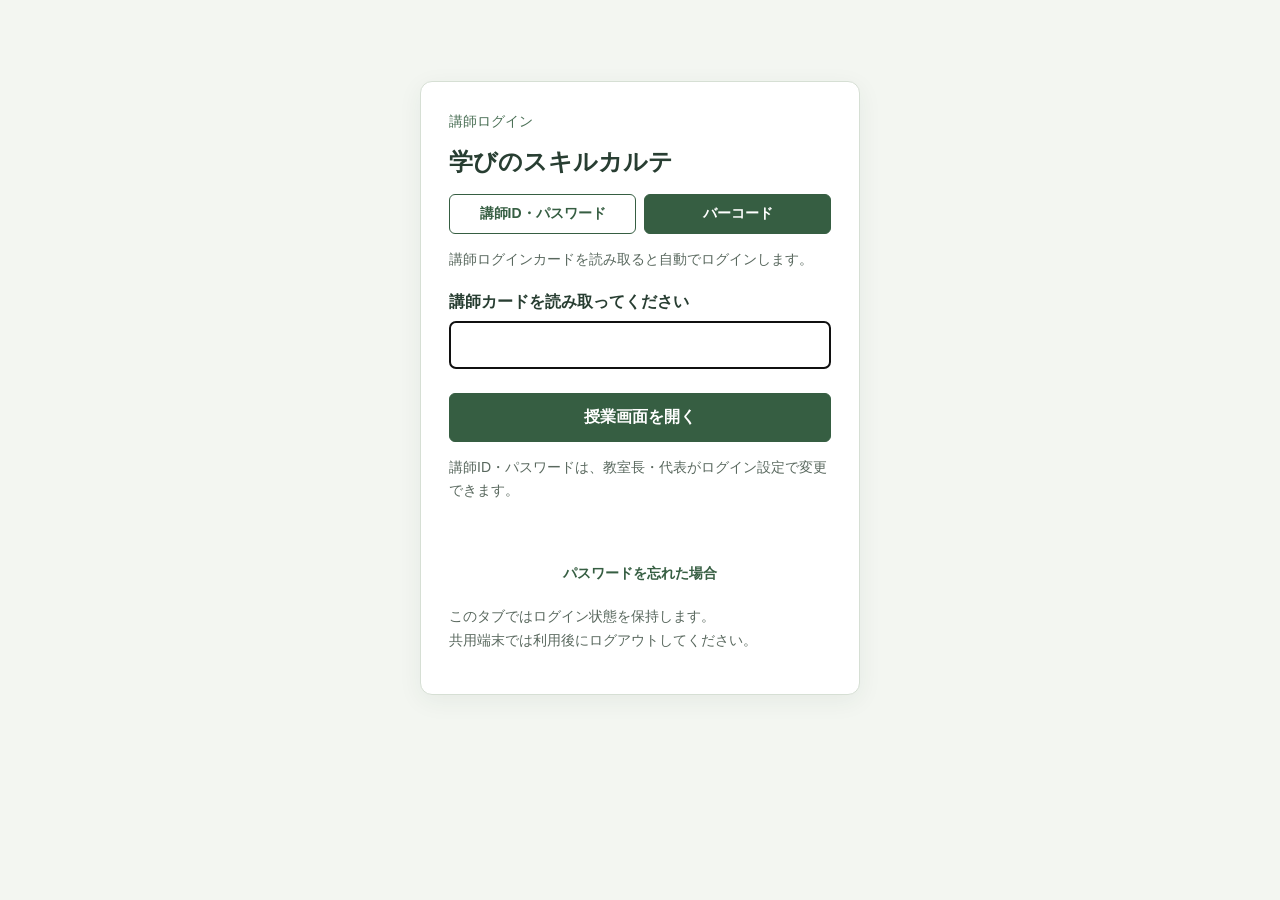
<file: index.html>
<!doctype html>
<html lang="ja"><head><meta http-equiv="Content-Security-Policy" content="default-src 'none'; script-src 'self'; script-src-attr 'unsafe-inline'; style-src 'self' 'unsafe-inline'; img-src 'self' data: blob:; font-src 'self'; connect-src 'self' https://vlkzogdpfmnyderdnslc.supabase.co; base-uri 'none'; form-action 'self'; object-src 'none'; worker-src 'none'"><meta charset="utf-8"><meta name="viewport" content="width=device-width,initial-scale=1"><meta name="robots" content="noindex,nofollow,noarchive"><meta name="referrer" content="no-referrer"><title>ログイン｜学びのスキルカルテ</title><link rel="stylesheet" href="./assets/login.css"><script defer src="./assets/public-config.js"></script><script defer src="./assets/auth-client.js"></script><script defer src="./assets/login.js"></script></head>
<body><main class="login-card"><p class="eyebrow">講師ログイン</p><h1>学びのスキルカルテ</h1>
<section id="staff-panel"><div class="login-methods" role="group" aria-label="講師のログイン方法"><button id="method-password" type="button" aria-pressed="false">講師ID・パスワード</button><button id="method-barcode" type="button" aria-pressed="true">バーコード</button></div>
<form id="staff-password-form" hidden><label>講師ID<input name="login_id" autocomplete="section-staff username" placeholder="例：teacher-1" autocapitalize="none" spellcheck="false" required maxlength="40"></label><label>講師パスワード<input name="password" type="password" autocomplete="section-staff current-password" required maxlength="128"></label><button type="submit">授業画面を開く</button></form>
<form id="staff-form"><p class="note">講師ログインカードを読み取ると自動でログインします。</p><label>講師カードを読み取ってください<input name="barcode" type="password" autocomplete="off" autocapitalize="none" spellcheck="false" maxlength="600" required></label><button type="submit">授業画面を開く</button></form><p class="note">講師ID・パスワードは、教室長・代表がログイン設定で変更できます。</p></section>
<p id="login-status" role="status" aria-live="polite"></p><button id="forgot" type="button" class="text-button">パスワードを忘れた場合</button><p class="note">このタブではログイン状態を保持します。<br>共用端末では利用後にログアウトしてください。</p></main></body></html>
</file>
<file: assets/login.css>
:root{font-family:-apple-system,BlinkMacSystemFont,"Hiragino Kaku Gothic ProN","Yu Gothic",sans-serif;color:#283e32;background:#f3f6f1;font-size:16px}*{box-sizing:border-box}body{margin:0;padding:36px 18px}.login-card{max-width:440px;margin:5vh auto;background:#fff;border:1px solid #d6dfd4;border-radius:12px;padding:28px;box-shadow:0 6px 25px #263e3210}h1{font-size:24px;margin:12px 0 8px}p{line-height:1.7}.eyebrow{font-size:14px;color:#4b7056;margin:0}label{display:block;margin:20px 0 0;font-weight:600}input{display:block;width:100%;padding:12px;margin-top:8px;border:1px solid #a9baad;border-radius:6px;font:inherit;min-height:48px}button{display:block;width:100%;padding:13px;margin:24px 0 0;background:#365e42;border:1px solid #365e42;border-radius:6px;color:#fff;font:inherit;font-weight:600;cursor:pointer}button:disabled{opacity:.55;cursor:wait}button.text-button{border:0;background:none;color:#365e42;font-size:14px;padding:8px;margin:12px 0}.note,.notice{font-size:14px;color:#59685e}.notice{background:#f9f2e2;border-radius:6px;padding:10px}#login-status{color:#9d3026;min-height:1.6em;margin-bottom:0}[hidden]{display:none!important}@media(max-width:480px){body{padding:16px}.login-card{margin:2vh auto;padding:22px}}

.login-methods{display:flex;gap:8px}.login-methods button{font-size:14px;padding:10px 6px;margin-top:8px;background:#fff;color:#365e42}.login-methods button[aria-pressed="true"]{background:#365e42;color:#fff}
</file>
<file: assets/app.css>
:root{--bg:#f5f6f4;--paper:#fff;--ink:#202e32;--sub:#647175;--line:#dfe5e1;--brand:#1a6255;--pale:#eaf3ef;--navy:#213c43;--amber:#9a6722;--cream:#fff6e5;--red:#a14343;--radius:14px;--shadow:0 4px 18px rgba(22,45,40,.035)}
*{box-sizing:border-box}body{margin:0;background:var(--bg);color:var(--ink);font-family:-apple-system,BlinkMacSystemFont,"Noto Sans CJK JP","Noto Sans JP","Yu Gothic",Meiryo,sans-serif;font-size:14px;line-height:1.65}button,input,select,textarea{font:inherit}button,a{touch-action:manipulation}button{cursor:pointer}button:disabled{cursor:not-allowed;opacity:.45}button:focus-visible,a:focus-visible,input:focus-visible,select:focus-visible,textarea:focus-visible{outline:3px solid #b3d6c8;outline-offset:2px}button{border:0;background:none;color:inherit}input,select,textarea{min-height:42px;border:1px solid #ced8d1;border-radius:8px;padding:8px 10px;background:#fff;color:var(--ink);max-width:100%}textarea{width:100%;resize:vertical;min-height:85px;line-height:1.7}input[type=checkbox],input[type=radio]{min-height:0;accent-color:var(--brand);width:18px;height:18px;flex-shrink:0;margin:0}input[type=date]{width:153px}label.field{display:flex;flex-direction:column;gap:6px;font-size:12px;font-weight:600;color:var(--sub)}label.field input,label.field textarea,label.field select{font-size:14px;font-weight:400;color:var(--ink)}h1,h2,h3,p{margin:0}h1{font-size:25px;letter-spacing:.015em;line-height:1.45}h2{font-size:17px;line-height:1.5}h3{font-size:14px}p+p{margin-top:9px}.muted{color:var(--sub)}.small{font-size:12px}.tiny{font-size:11px}.strong{font-weight:700}.mono{font-variant-numeric:tabular-nums}.nowrap{white-space:nowrap}.empty{padding:30px 18px;text-align:center;color:var(--sub);background:#fafbf9;border:1px dashed var(--line);border-radius:10px}.btn{display:inline-flex;align-items:center;justify-content:center;gap:7px;min-height:41px;padding:8px 15px;border-radius:8px;background:white;border:1px solid #d0dcd4;font-weight:600;white-space:nowrap;font-size:13px}.btn:hover{background:#eff4f0}.btn.primary{background:var(--brand);color:white;border-color:var(--brand)}.btn.primary:hover{background:#154d44}.btn.small{min-height:33px;font-size:12px;padding:5px 10px}.btn.text{padding:4px 6px;min-height:30px;border:0;background:none;color:var(--brand)}.btn.danger{color:var(--red)}.icon{width:19px;height:19px;display:inline-flex;flex-shrink:0}.icon svg{width:100%;height:100%;fill:none;stroke:currentColor;stroke-width:1.7;stroke-linecap:round;stroke-linejoin:round}.row{display:flex;align-items:center;gap:10px;flex-wrap:wrap}.between{justify-content:space-between}.badge{display:inline-flex;align-items:center;padding:3px 8px;border-radius:5px;font-size:11px;font-weight:600;line-height:1.6;background:#edf1ee;color:#52645c;white-space:nowrap}.badge.green{color:var(--brand);background:var(--pale)}.badge.amber{color:var(--amber);background:var(--cream)}.badge.blue{color:#376378;background:#eaf1f5}.badge.red{background:#f9ece9;color:var(--red)}.pill{display:inline-flex;align-items:center;gap:4px;background:#edf5ef;color:#42604d;border:1px solid #dfebe1;border-radius:20px;padding:3px 9px;font-size:11px}.tagrow{display:flex;gap:6px;flex-wrap:wrap}.section-title{display:flex;align-items:center;justify-content:space-between;gap:12px;margin-bottom:15px}.section-title .eyebrow{font-size:11px;font-weight:700;color:var(--brand);letter-spacing:.08em;margin-bottom:4px}.card{background:var(--paper);border:1px solid var(--line);border-radius:var(--radius);padding:22px;box-shadow:var(--shadow)}.notice{padding:11px 14px;border-radius:8px;font-size:12px;background:var(--cream);color:#735624;border:1px solid #f0dfbc}.info{background:var(--pale);color:#34594b;border-color:#dbe9df}.stack{display:flex;flex-direction:column;gap:18px}.mt{margin-top:18px}.mb{margin-bottom:18px}.divider{border:0;border-top:1px solid var(--line);margin:18px 0}.checkline{display:flex;gap:9px;align-items:flex-start;font-size:13px}.checkline input{margin-top:3px}.preline{white-space:pre-line;overflow-wrap:anywhere}.two{display:grid;grid-template-columns:1fr 1fr;gap:18px}.three{display:grid;grid-template-columns:1fr 1fr 1fr;gap:14px}.full{grid-column:1/-1}.form-grid{display:grid;grid-template-columns:1fr 1fr;gap:15px}.form-grid.three{grid-template-columns:1fr 1fr 1fr}
#app{display:flex;min-height:100vh}.sidebar{position:fixed;width:224px;inset:0 auto 0 0;background:#fff;border-right:1px solid var(--line);display:flex;flex-direction:column;padding:25px 16px;z-index:10}.brand{display:flex;align-items:center;gap:10px;padding:0 10px 23px}.brandmark{flex-shrink:0;width:38px;height:41px;background:var(--brand);color:#fff;display:grid;place-items:center;border-radius:10px}.brandname{font-size:16px;font-weight:750;letter-spacing:.02em}.brandnote{font-size:10px;letter-spacing:.14em;color:var(--sub)}.navlabel{font-size:10px;letter-spacing:.12em;color:#8b9690;padding:0 13px;margin:17px 0 8px}.navbtn{width:100%;display:flex;gap:11px;align-items:center;padding:11px 13px;border-radius:8px;font-size:13px;font-weight:550;text-align:left;margin:2px 0;min-height:44px;color:#5c6866}.navbtn:hover{background:#f2f5f1}.navbtn.active{background:var(--pale);color:var(--brand);font-weight:700}.navbtn .count{margin-left:auto;background:#e4eae4;border-radius:5px;padding:0 6px;font-size:10px}.sidebar-foot{margin-top:auto;padding:18px 12px 0}.sidebar-foot .demo-block{background:#f5f7f3;padding:12px;border-radius:9px;font-size:11px;color:var(--sub)}.main{margin-left:224px;width:calc(100% - 224px)}.topbar{height:66px;padding:0 30px;border-bottom:1px solid var(--line);background:rgba(255,255,255,.93);display:flex;align-items:center;justify-content:space-between;gap:10px;position:sticky;top:0;z-index:9}.topbar .actor{display:flex;align-items:center;gap:10px}.topbar select{font-size:12px;min-height:33px;padding:4px 28px 4px 9px;background:#f6f8f4}.content{max-width:1510px;margin:auto;padding:26px 30px 35px}.pagehead{display:flex;align-items:flex-start;justify-content:space-between;gap:18px;margin-bottom:21px}.pagehead p{font-size:12px;color:var(--sub);margin-top:6px}.eyebrow{font-size:10px;color:var(--brand);font-weight:700;letter-spacing:.12em}.demo-ribbon{font-size:11px;color:#7a6a49;background:#faf6eb;border-bottom:1px solid #eee4ce;padding:6px 30px;display:flex;gap:10px;align-items:center}.demo-dot{width:6px;height:6px;border-radius:50%;background:#bf9750;display:inline-block}.studentbar{display:flex;justify-content:space-between;align-items:center;gap:18px;padding:18px 21px;margin-bottom:19px}.studentid{display:flex;align-items:center;gap:13px}.avatar{width:48px;height:48px;border-radius:13px;background:#edf3ec;color:#476e52;display:grid;place-items:center;font-size:20px;font-weight:600}.studenttitle{font-size:20px;font-weight:700}.studentmeta{font-size:11px;color:var(--sub);margin-top:2px}.studentselect{min-width:180px;font-size:13px}.segmented{display:flex;gap:4px;background:#eef2ed;border-radius:8px;padding:4px;flex-wrap:wrap}.segmented button{padding:5px 12px;border-radius:6px;font-size:12px;min-height:32px}.segmented button.on{background:#fff;box-shadow:0 1px 4px #ccd8cf;font-weight:700;color:var(--brand)}.metrics{display:grid;grid-template-columns:repeat(4,1fr);gap:13px;margin:18px 0}.metric{border:1px solid var(--line);border-radius:11px;background:#fff;padding:15px 17px}.metric .num{font-size:25px;font-weight:700;margin:4px 0 0;line-height:1.2}.metric .num span{font-size:12px;font-weight:400;color:var(--sub);margin-left:4px}.metric small{font-size:11px;color:var(--sub)}.profilegrid{display:grid;grid-template-columns:minmax(350px,.95fr) minmax(360px,1.05fr);gap:18px;align-items:start}.radarcard{padding-bottom:16px}.radar{width:100%;height:auto;max-height:345px;display:block}.radar text{font-family:inherit}.legend{display:flex;gap:17px;justify-content:center;font-size:11px;color:var(--sub)}.swatch{width:18px;border-top:2px solid var(--brand);display:inline-block;vertical-align:middle;margin-right:5px}.swatch.prev{border-color:#a9b6ae;border-top-style:dashed}.axis-buttons{display:grid;grid-template-columns:1fr 1fr;gap:7px;margin-top:15px}.axisbtn{display:flex;align-items:center;justify-content:space-between;gap:8px;padding:8px 10px;border:1px solid #e3e9e1;border-radius:7px;font-size:11px;min-height:39px}.axisbtn:hover{background:#f6f9f4}.axisbtn b{font-size:13px;color:var(--brand)}.policy-box{border-left:3px solid #b0c9b8;padding-left:14px;margin-top:16px}.policy-label{font-size:10px;color:#7a877b;font-weight:700;letter-spacing:.08em;margin-bottom:6px}.policy-text{font-size:13px;line-height:1.8;white-space:pre-line}.policy-meta{font-size:10px;color:var(--sub);margin-top:9px}.strength-item{padding:11px 13px;border-radius:8px;background:#f4f8f1;margin-top:9px;font-size:12px}.strength-item .date{font-size:10px;color:var(--sub);margin-top:4px}.toolbar{display:flex;flex-wrap:wrap;gap:9px;align-items:flex-end;margin-bottom:13px}.toolbar label{min-width:0}.toolbar input[type=search]{width:235px}.quickbar{display:flex;flex-wrap:wrap;gap:7px;align-items:center;font-size:11px;color:var(--sub);margin-top:11px}.quickbar button{border:1px solid var(--line);background:white;padding:4px 10px;border-radius:6px;min-height:32px}.quickbar button:hover{background:#edf4ef}.monthjump{min-height:32px!important;font-size:11px!important;width:132px;padding:4px 7px!important}.resultbar{font-size:12px;color:var(--sub);margin:16px 0 13px;display:flex;justify-content:space-between;gap:10px;align-items:center}.lesson{border:1px solid var(--line);border-radius:11px;background:white;padding:16px 18px;margin-bottom:10px}.lesson-head{display:flex;justify-content:space-between;gap:12px;align-items:center;margin-bottom:11px;flex-wrap:wrap}.lesson-date{font-size:13px;font-weight:700}.lesson-unit{font-size:15px;font-weight:700;margin-bottom:7px}.lesson-body{display:grid;grid-template-columns:1.15fr 1fr;gap:19px}.lesson-body .label{color:#7a877e;font-size:10px;letter-spacing:.02em;margin-bottom:4px}.lesson-body p{font-size:12px;line-height:1.8}.lesson-foot{display:flex;align-items:center;justify-content:space-between;gap:10px;margin-top:11px;padding-top:10px;border-top:1px solid #eef1ec;flex-wrap:wrap}.level{border:1px solid #dedfb8;border-radius:6px;padding:3px 8px;color:#6a713b;background:#f5f7e8;font-size:11px;white-space:nowrap}.grouphead{font-size:14px;color:var(--brand);font-weight:700;padding:11px 2px}.historylayout{display:grid;grid-template-columns:minmax(0,1fr) 266px;gap:18px;align-items:start}.sticky-policy{position:sticky;top:87px}.comparegrid{display:grid;grid-template-columns:1fr 1fr;gap:15px}.comparecol{padding:17px;background:#f8faf6;border:1px solid var(--line);border-radius:12px}.comparecol .lesson-body{grid-template-columns:1fr}.comparecol .lesson{padding:13px}.tablewrap{overflow:auto;border:1px solid var(--line);border-radius:10px}table{width:100%;border-collapse:collapse;text-align:left;font-size:12px}th{background:#f4f7f1;font-weight:600;color:#6c786d;white-space:nowrap;font-size:11px}th,td{padding:12px 13px;border-bottom:1px solid #e8ede5;vertical-align:top}tr:last-child td{border-bottom:0}td .subcell{font-size:10px;color:var(--sub);margin-top:3px}.statusline{display:flex;gap:7px;align-items:center}.auditentry{border:1px solid var(--line);border-radius:9px;background:white;padding:15px;margin-bottom:10px}.auditentry summary{cursor:pointer;font-size:12px;display:flex;align-items:center;justify-content:space-between;gap:10px;list-style:none}.auditentry summary:after{content:'＋';color:var(--sub)}.auditentry[open] summary:after{content:'−'}.diff{display:grid;grid-template-columns:1fr 1fr;gap:13px;margin-top:12px}.diff>div{padding:12px;background:#f7f9f4;border-radius:7px;font-size:11px}.diff .before{background:#fbf5f1}.diff pre{font:inherit;white-space:pre-wrap;overflow-wrap:anywhere;margin:6px 0 0}.fieldgroup{margin-bottom:20px}.fieldtitle{font-size:13px;font-weight:700;margin-bottom:8px}.radio-list{display:flex;flex-direction:column;gap:8px}.radioitem{display:flex;align-items:center;gap:11px;padding:11px 12px;border:1px solid #e2e7df;border-radius:8px;font-size:14px;cursor:pointer;min-height:45px}.radioitem:has(input:checked){border-color:#8fb9a3;background:#edf5ef}.chipcheck{display:flex;align-items:center;gap:7px;padding:7px 9px;border:1px solid #dfe6dd;border-radius:7px;font-size:12px;cursor:pointer}.chipcheck:has(input:checked){border-color:#aac8b2;background:#edf5ed}.chipcheck input{width:15px;height:15px}.formfooter{display:flex;gap:10px;justify-content:flex-end;flex-wrap:wrap;padding-top:15px;border-top:1px solid var(--line);margin-top:18px}.draft-note{background:#f8faf4;padding:10px 12px;border-radius:8px;font-size:11px;color:var(--sub)}dialog{border:1px solid #d6e0d6;border-radius:16px;padding:0;width:min(820px,94vw);max-height:91vh;box-shadow:0 20px 90px #18372d40;color:var(--ink)}dialog::backdrop{background:rgba(18,37,31,.35);backdrop-filter:blur(2px)}.dialoghead{padding:20px 24px;border-bottom:1px solid var(--line);display:flex;align-items:center;justify-content:space-between;position:sticky;top:0;background:#fff;z-index:3}.dialogbody{padding:23px 24px}.close{font-size:25px;line-height:1;min-width:36px;min-height:36px;color:var(--sub)}.skill-edit-row{padding:12px 0;border-bottom:1px solid var(--line);display:grid;grid-template-columns:1fr 145px;gap:12px;align-items:start}.skill-edit-row .sub{font-size:11px;color:var(--sub);margin-top:3px}.skill-edit-row textarea{min-height:55px;font-size:12px}.proposal{font-size:11px;margin-top:9px;background:#edf4f0;padding:9px;border-radius:7px}.proposal button{font-size:11px;color:var(--brand);text-decoration:underline}.report-layout{display:grid;grid-template-columns:270px minmax(0,1fr);gap:20px;align-items:start}.report-controls{padding:18px;position:sticky;top:86px}.report-controls .field{margin-bottom:13px;min-width:0}.report-controls .form-grid{grid-template-columns:1fr}.report-controls input{min-width:0}.report-controls input[type=date]{width:100%}.report-controls .checkline{font-size:11px}.paperpreview{background:#e9ede6;padding:24px;border-radius:12px;border:1px solid #dce4d8;overflow:auto}.report-page{width:100%;background:#fff;min-height:650px;padding:32px 37px;margin:0 auto 24px;color:#25342d;box-shadow:0 2px 10px #334c3320;max-width:800px;font-size:12px;overflow-wrap:anywhere}.report-page:last-child{margin-bottom:0}.report-top{display:flex;justify-content:space-between;align-items:flex-start;gap:12px;border-bottom:2px solid #2a6653;padding-bottom:16px;margin-bottom:16px}.report-top h1{font-size:23px}.report-top .school{font-size:10px;letter-spacing:.04em;color:#617165}.report-name{font-size:21px;font-weight:700}.report-meta{font-size:10px;color:#67766b;margin-top:5px}.report-lead{margin-bottom:17px}.report-graph{display:grid;grid-template-columns:minmax(200px,1fr) 1fr;gap:20px;align-items:center;margin:14px 0 18px;border:1px solid #e1e9df;border-radius:10px;padding:12px}.report-graph .radar{max-height:245px}.report-section{margin-top:15px;break-inside:avoid}.report-section h3{font-size:12px;color:#275f4c;padding-bottom:5px;border-bottom:1px solid #dde8db;margin-bottom:7px}.report-section p{font-size:12px;line-height:1.9;white-space:pre-line}.report-footer{border-top:1px solid #dfe6db;margin-top:24px;padding-top:10px;font-size:9px;color:#7c877e}.report-page .lesson{font-size:11px;box-shadow:none;break-inside:avoid}.report-page .lesson-head{gap:5px}.report-page .lesson-body{grid-template-columns:1fr}.report-page .lesson-foot{display:none}.report-page .lesson-date{font-size:11px}.report-page .lesson-unit{font-size:12px}.report-page .lesson-body p{font-size:11px}.report-edit{border:1px dashed #c5d6c7;background:#fafcf8;padding:14px;margin-top:16px;border-radius:9px}.archive-item{display:flex;justify-content:space-between;align-items:center;gap:12px;padding:13px 0;border-bottom:1px solid var(--line);font-size:12px}.archive-item:last-child{border:0}.settingrow{display:grid;grid-template-columns:150px 1fr;gap:20px;padding:16px 0;border-bottom:1px solid var(--line);font-size:13px}.settingrow:last-child{border-bottom:0}.settingrow dt{font-weight:700}.settingrow dd{margin:0}.toast{position:fixed;bottom:26px;left:50%;transform:translateX(-50%);background:#234438;color:white;border-radius:10px;padding:13px 22px;font-size:13px;box-shadow:0 4px 20px #22332230;z-index:100;max-width:90vw;opacity:0;pointer-events:none;transition:.2s}.toast.show{opacity:1}#print-root{display:none}.screenonly{} .hide{display:none!important}.print-alert{font-size:10px;color:#7d6d4b}.activity-head{display:flex;align-items:center;gap:10px}.dot{width:8px;height:8px;border-radius:50%;background:#8eae8f}.mobile-brand{display:none}
@media(min-width:1600px){.profilegrid{grid-template-columns:minmax(380px,.9fr) 1.1fr}.radar{max-height:360px}}
@media(max-width:1200px){.sidebar{width:195px;padding-left:10px;padding-right:10px}.main{margin-left:195px;width:calc(100% - 195px)}.content{padding:23px 22px}.topbar{padding:0 22px}.demo-ribbon{padding:6px 22px}.profilegrid{grid-template-columns:minmax(310px,.95fr) 1.05fr}.card{padding:18px}.historylayout{grid-template-columns:1fr}.sticky-policy{position:static}.report-layout{grid-template-columns:240px 1fr}.paperpreview{padding:14px}.report-page{padding:25px}.report-graph{grid-template-columns:1fr}.report-graph .radar{max-height:230px}.studentbar{gap:12px}.metrics{gap:10px}.metric{padding:13px}}
@media(max-width:950px){.sidebar{position:static;width:100%;height:auto;padding:8px 15px;border-right:0;border-bottom:1px solid var(--line);display:block}.brand,.navlabel,.sidebar-foot{display:none}.navlinks{display:flex;gap:4px;overflow:auto}.navbtn{width:auto;white-space:nowrap;padding:9px 12px;font-size:12px}.navbtn .count{display:none}#app{display:block}.main{margin-left:0;width:100%}.topbar{position:static;height:auto;min-height:56px;padding:10px 20px;flex-wrap:wrap}.content{padding:20px}.profilegrid{grid-template-columns:minmax(310px,1fr) 1fr}.pagehead h1{font-size:23px}.report-controls{position:static}.sticky-policy{position:static}.topbar .actor{gap:6px}.report-layout{grid-template-columns:230px 1fr}.card{padding:17px}.studentbar{flex-wrap:wrap}.report-page{padding:23px}.settingrow{grid-template-columns:130px 1fr}}
@media(max-width:720px){.profilegrid,.two,.three,.comparegrid,.form-grid.three{grid-template-columns:1fr}.studentbar{align-items:flex-start}.studentselect{min-width:160px}.metrics{grid-template-columns:1fr 1fr}.lesson-body{grid-template-columns:1fr;gap:10px}.report-layout{grid-template-columns:1fr}.report-controls{position:static}.report-graph{grid-template-columns:1fr}.pagehead{flex-wrap:wrap}.content{padding:17px 13px}.topbar{padding:10px 13px}.demo-ribbon{padding:6px 13px}.skill-edit-row{grid-template-columns:1fr 110px}.form-grid{grid-template-columns:1fr}.report-page{padding:22px 20px}.paperpreview{padding:10px}.dialogbody,.dialoghead{padding:17px}.toolbar input[type=search]{width:100%}.toolbar label.field:has(input[type=search]){flex:1;min-width:180px}.diff{grid-template-columns:1fr}.settingrow{grid-template-columns:1fr;gap:6px}.studentid{gap:10px}.avatar{width:40px;height:40px}.report-top h1{font-size:20px}.topbar .tiny{display:none}}
@media print{@page{size:A4 portrait;margin:14mm 13mm}body{background:#fff!important;font-size:10pt;-webkit-print-color-adjust:exact;print-color-adjust:exact}#app,dialog,.toast,.screenonly{display:none!important}#print-root{display:block!important}#print-root .report-page{box-shadow:none;border:0;margin:0;padding:0;width:100%;max-width:none;min-height:0;break-after:page;font-size:10pt}#print-root .report-page:last-child{break-after:auto}#print-root .report-top{margin-bottom:13px;padding-bottom:12px}#print-root .report-top h1{font-size:20pt}#print-root .report-graph{grid-template-columns:1fr 1fr;padding:9px;margin:10px 0 13px;break-inside:avoid}#print-root .report-graph .radar{max-height:225px}#print-root .report-section{margin-top:12px;break-inside:avoid}#print-root .report-section p{font-size:9.6pt;line-height:1.75}#print-root .report-section h3{font-size:10pt}#print-root .report-meta{font-size:8pt}#print-root .report-name{font-size:17pt}#print-root .report-footer{font-size:7pt;margin-top:17px}#print-root .lesson{break-inside:avoid;padding:12px;margin-bottom:9px}#print-root .lesson-body{grid-template-columns:1fr 1fr}#print-root .lesson-body p{font-size:8.5pt}#print-root .legend{font-size:8pt}#print-root .report-graph .small{font-size:8pt}}

.report-graphs.multi{display:grid;grid-template-columns:1fr 1fr;gap:12px}
.report-graphs.multi .report-graph{display:flex;flex-direction:column;gap:6px;align-items:stretch;padding:10px}
.report-graphs.multi .report-graph .radar{max-height:225px}
.report-graphs.multi .report-graph h3{font-size:12px}
.report-graphs.multi .report-graph p{font-size:10px}
.report-graphs.multi .report-graph .mt{margin-top:7px}
.report-graphs.multi .report-graph .legend{font-size:9px;gap:5px}
@media(max-width:1100px){.report-graphs.multi{grid-template-columns:1fr}}
@media print{#print-root .report-graphs.multi{display:grid;grid-template-columns:1fr 1fr;gap:12px;break-inside:avoid}#print-root .report-graphs.multi .report-graph{display:flex;flex-direction:column;margin:10px 0 8px;gap:3px;padding:8px}#print-root .report-graphs.multi .radar{max-height:190px}#print-root .report-graphs.multi .report-graph p{font-size:7.5pt}#print-root .report-graphs.multi .report-graph .mt{margin-top:5px}#print-root .radar text[font-size="12.5"]{font-size:14.5px}}


.history-table{font-size:inherit}
.history-table thead{display:table-header-group}
.history-table tfoot{display:table-footer-group}
.history-table th,.history-table td{padding:0;border:0;background:#fff}
.history-table tr{break-inside:avoid}
.history-table .report-footer{margin-top:8px;padding-bottom:6px}

/* Revision: searchable three-student desk, student/catalog masters, handovers. */
:root{--desk-height:calc(100vh - 256px)}
.workspace-mode .sidebar{width:76px;padding:18px 7px}.workspace-mode .main{margin-left:76px;width:calc(100% - 76px)}
.workspace-mode .brand{padding:0 10px 15px}.workspace-mode .brandname,.workspace-mode .brandnote,.workspace-mode .navlabel,.workspace-mode .sidebar-foot,.workspace-mode .navname,.workspace-mode .count{display:none}
.workspace-mode .navbtn{justify-content:center;padding:13px 8px}.workspace-mode .content{max-width:1920px;padding:18px 24px 25px}
.workspace-mode .topbar{height:54px}.workspace-mode .demo-ribbon{font-size:10px;padding:4px 24px}.workspace-mode .pagehead{margin-bottom:12px}.workspace-mode h1{font-size:23px}
.desk-toolbar{display:flex;gap:12px;align-items:center;flex-wrap:wrap;margin:0 0 15px;padding:12px 15px;background:#fff;border:1px solid var(--line);border-radius:10px}.desk-toolbar label.field{flex-direction:row;align-items:center;font-size:11px}.desk-toolbar select,.desk-toolbar input{font-size:12px;min-height:36px}.desk-toolbar .desk-caption{margin-left:auto;font-size:11px;color:var(--sub)}
.desk-grid{display:grid;grid-template-columns:repeat(3,minmax(0,1fr));gap:15px;align-items:start}.desk-panel{border:1px solid #d8e2da;border-radius:13px;background:#fff;min-width:0;overflow:hidden;box-shadow:0 3px 13px #254b3610}.desk-top{padding:12px 14px;background:#f3f7f1;border-bottom:1px solid #dfe7dc}.desk-top .pupil{font-size:18px;font-weight:700;letter-spacing:.015em}.desk-top .subject-choice{font-size:12px;min-height:32px;padding:4px 8px;width:82px}.desk-top .badge{font-size:10px}.desk-top .tiny{font-size:10px}.desk-top .row{gap:7px}.desk-actions{display:flex;gap:5px;align-items:center}.desk-actions button{padding:3px 6px;min-height:32px;font-size:11px}.desk-scroll{height:var(--desk-height);min-height:420px;overflow-y:auto;overscroll-behavior:contain;scrollbar-width:thin;padding:12px 14px 18px;scroll-padding:10px}
.desk-empty{height:540px;display:flex;flex-direction:column;align-items:center;justify-content:center;gap:15px;background:repeating-linear-gradient(135deg,#fff,#fff 10px,#fcfdfb 10px,#fcfdfb 20px);padding:25px}.desk-empty .empty-index{font-size:42px;font-weight:300;color:#b3c5b7}.desk-panel.slot-0 .desk-top{border-top:3px solid #39775c}.desk-panel.slot-1 .desk-top{border-top:3px solid #46728c}.desk-panel.slot-2 .desk-top{border-top:3px solid #ad8651}
.desk-grid.focused{grid-template-columns:1fr 1fr 1fr}.desk-grid.focused .desk-panel.is-focused{grid-column:span 1}.desk-note{font-size:10px;margin:8px 0 0;color:#768378}.desk-policy{padding:9px 11px;border-left:3px solid #afc8b7;background:#f7f9f4;margin:10px 0;font-size:11px;line-height:1.75}.desk-policy .policy-text{font-size:11px}.reference-box{background:#f5f7f4;border:1px solid #e4e9df;border-radius:9px;padding:10px 11px;margin:12px 0;font-size:11px}.reference-box p{line-height:1.75;white-space:pre-line}.reference-box p+p{margin-top:8px}.ref-label{display:block;font-size:10px;color:#728075;font-weight:700;margin-bottom:3px}.reference-box summary,.compact-details summary{cursor:pointer;font-size:12px;font-weight:600;min-height:28px}.previous-material{display:flex;justify-content:space-between;gap:8px;font-size:10px;margin:3px 0}.draft-state{font-size:10px;color:var(--brand);background:#eff6ee;border:1px solid #dce8da;padding:6px 8px;border-radius:6px;margin:8px 0 13px}.entry-fields .field{font-size:11px}.entry-fields input,.entry-fields textarea,.entry-fields select{font-size:12px;min-height:37px;padding:7px 8px}.entry-fields textarea{min-height:68px}.entry-fields .fieldgroup{margin:13px 0}.entry-fields .fieldtitle{font-size:12px;margin-bottom:7px}.entry-fields .radioitem{font-size:12px;min-height:36px;padding:7px 9px;gap:8px}.entry-fields .radio-list{gap:5px}.entry-fields .chipcheck{font-size:10px;padding:5px 7px}.entry-fields .chipcheck input{width:14px;height:14px}.entry-fields .form-grid{gap:10px}.entry-fields .radioitem input{width:16px;height:16px}.entry-fields .small,.entry-fields .tiny{font-size:10px}.entry-fields .btn.small{font-size:10px;min-height:31px;padding:5px 8px}.entry-fields .formfooter{gap:7px}.entry-fields .formfooter .btn{font-size:11px;min-height:37px;padding:7px 10px}.compact-details{margin:12px 0;padding:10px;border:1px solid var(--line);border-radius:8px;background:#fff}
.material-row{border:1px solid #dbe5d9;border-radius:8px;padding:9px;background:#fbfcf9;margin:9px 0}.material-row .mat-heading{display:flex;justify-content:space-between;align-items:center;margin-bottom:7px;font-size:10px;color:#697b6d}.material-row .mat-fields{display:grid;grid-template-columns:1.3fr .9fr;gap:7px}.material-row .mat-fields .field:first-child{grid-column:1/-1}.material-row .mat-fields .field{font-size:10px}.material-row .mat-fields input{font-size:11px}.material-row .material-extra{margin-top:7px}.material-row .material-extra summary{font-size:10px;cursor:pointer}.source-hint{font-size:10px;color:#617861;margin-top:6px;display:flex;align-items:center;justify-content:space-between;gap:6px}.mat-table{font-size:11px}.mat-table th,.mat-table td{padding:8px 10px}.field-hint{font-size:10px;font-weight:400;color:var(--sub)}
.handover-strip{border:1px solid #e8d7af;background:#fff9e9;padding:10px 11px;border-radius:9px;margin-bottom:10px}.handover-strip .strip-head{display:flex;justify-content:space-between;align-items:center;gap:6px;font-size:11px;font-weight:700;color:#826332;margin-bottom:6px}.handover-strip.empty-notes{background:#fafbf7;border-color:#e2e9df}.handover-strip .note-preview{font-size:12px;line-height:1.65;white-space:pre-wrap;overflow-wrap:anywhere;margin:7px 0}.handover-strip .note-item+.note-item{border-top:1px solid #eaddbf;padding-top:7px;margin-top:8px}.note-meta{font-size:10px;color:#877c65}.note-controls{display:flex;gap:7px;flex-wrap:wrap;margin-top:6px}.note-controls button{font-size:10px;padding:3px 7px;min-height:30px;border:1px solid #d9d0b9;background:#fffdf6;border-radius:6px}.note-new{border:1px solid #e9d8b5;background:#fffaf0;padding:11px;border-radius:8px;margin-top:14px}.note-new .fieldtitle{color:#88642c}.note-list-card{padding:17px 20px;border:1px solid #e2e6d9;border-radius:12px;background:#fff;margin-bottom:12px}.note-list-card.important{border-left:4px solid #b68b39}.note-list-card.done{opacity:.82;background:#fafbf8}.note-list-card p{font-size:13px;line-height:1.8;white-space:pre-wrap}.note-list-card .note-controls button{font-size:11px}.unread-dot{display:inline-block;width:6px;height:6px;border-radius:50%;background:#b38b37;margin-right:4px}.section-mini{font-size:11px;font-weight:700;color:#667663;margin:15px 0 6px;display:flex;justify-content:space-between;align-items:center}
.registry-toolbar{padding:16px 18px;background:#fff;border:1px solid var(--line);border-radius:11px;margin-bottom:15px}.grade-pills{display:flex;gap:6px;flex-wrap:wrap;margin:11px 0}.grade-pills button{border:1px solid #dbe4d9;border-radius:7px;background:#fff;min-height:33px;padding:4px 10px;font-size:12px}.grade-pills button.on{background:#e8f2e9;border-color:#7fa48b;color:#285d3e;font-weight:700}.grade-pills button small{font-size:10px;color:#82907f;margin-left:4px}.filter-result{font-size:12px;color:var(--sub);margin:10px 0}.roster-name{font-size:14px;font-weight:700}.roster-sub{font-size:10px;color:var(--sub);margin-top:3px}.roster-table td{vertical-align:middle}.roster-table .row{gap:5px}.roster-table .btn{font-size:11px}.roster-search{min-width:230px;flex:1}.registered-tags{display:flex;flex-wrap:wrap;gap:6px;margin:8px 0}.registered-tags .pill{font-size:11px}.registered-tags button{font-size:14px;margin-left:3px;min-width:25px;min-height:27px}.picker-filter{display:grid;grid-template-columns:1.2fr .9fr .9fr;gap:10px;margin-bottom:10px}.picker-filter input{width:100%}.picker-list{max-height:50vh;overflow-y:auto;border:1px solid var(--line);border-radius:9px}.pick-row{padding:12px 14px;border-bottom:1px solid var(--line);display:flex;gap:12px;align-items:center;justify-content:space-between}.pick-row:last-child{border-bottom:0}.pick-row:hover{background:#f6f9f3}.pick-row .pick-name{font-size:14px;font-weight:700}.pick-row .pick-meta{font-size:11px;color:var(--sub);margin-top:3px}.pick-row.disabled{background:#f6f7f3;color:#929a90}.recent-picks{padding:9px 11px;background:#eff5ec;border-radius:8px;font-size:11px;margin-bottom:12px}.catalog-row-title{font-size:14px;font-weight:650}.picker-list .material-candidate{font-size:13px}.book-badge{font-size:10px;display:inline-block;color:#51755e;background:#edf4e9;padding:2px 6px;border-radius:5px;margin-right:4px}.note-summary{font-size:11px;color:#8d6c31;max-width:330px;white-space:normal}.profile-handover{margin:-4px 0 19px}.profile-handover .handover-strip{padding:14px 18px}.profile-handover .note-preview{font-size:13px}
#picker-dialog{width:min(900px,96vw);max-height:92vh}#picker-dialog .dialogbody{padding:18px 22px}#picker-dialog .dialoghead{padding:16px 22px}.neutral-action{border:0;background:#f0f5ec;border-radius:7px;padding:8px 11px;color:#315a3d;font-size:11px}.sticky-save{position:sticky;bottom:-18px;background:rgba(255,255,255,.97);border-top:1px solid #dce5d7;padding:10px 0 5px;margin-top:14px;z-index:2}.sticky-save .formfooter{border-top:0;margin-top:0;padding-top:0}.mark-required{color:#9b7834;font-size:10px}.record-scope{border:1px solid #e1e8dd;border-radius:8px;padding:9px;margin-top:12px;background:#fbfcf9}.record-scope .row{font-size:10px}.book-filters{display:grid;grid-template-columns:1.4fr 1fr 1fr;gap:10px}.mini-note{font-size:11px;color:var(--sub);line-height:1.7;margin:8px 0}.screen-note-row{display:flex;gap:7px;flex-wrap:wrap;margin-top:6px}.save-error{border:1px solid #d7a191!important;background:#fff7f4!important}.sr-label{position:absolute;width:1px;height:1px;overflow:hidden;clip:rect(0,0,0,0)}
@media(min-width:1600px){.workspace-mode .content{padding-left:30px;padding-right:30px}.desk-grid{gap:20px}.desk-scroll{padding:16px 18px 20px}.desk-top{padding:14px 18px}.entry-fields input,.entry-fields textarea{font-size:13px}.handover-strip .note-preview{font-size:13px}}
@media(max-width:1200px){:root{--desk-height:calc(100vh - 272px)}.workspace-mode .content{padding:15px 14px}.workspace-mode .sidebar{width:60px;padding-left:4px;padding-right:4px}.workspace-mode .main{margin-left:60px;width:calc(100% - 60px)}.workspace-mode .brand{padding:0 7px 12px}.workspace-mode .brandmark{width:35px}.desk-grid{gap:9px}.desk-top{padding:10px}.desk-top .pupil{font-size:16px}.desk-scroll{padding:10px;min-height:380px}.desk-top .subject-choice{width:68px;font-size:11px}.desk-toolbar{padding:9px 11px;gap:8px}.desk-toolbar .desk-caption{flex-basis:100%;margin-left:0}.desk-grid.focused{grid-template-columns:1.7fr 1fr 1fr}.desk-grid.focused.focus-1{grid-template-columns:1fr 1.7fr 1fr}.desk-grid.focused.focus-2{grid-template-columns:1fr 1fr 1.7fr}.desk-grid.focused .desk-panel:not(.is-focused) .entry-fields{display:none}.desk-grid.focused .desk-panel:not(.is-focused) .desk-policy{font-size:10px}.desk-grid.focused .desk-panel:not(.is-focused) .desk-top .row{flex-wrap:wrap}.desk-grid.focused .desk-panel:not(.is-focused) .desk-top .pupil{font-size:14px}.desk-grid.focused .desk-panel:not(.is-focused) .desk-actions{flex-wrap:wrap}}
@media(max-width:950px){.workspace-mode .sidebar{position:static;width:100%;padding:5px 10px}.workspace-mode .navname{display:inline}.workspace-mode .navbtn{padding:7px 9px;font-size:11px}.workspace-mode .brand{display:none}.workspace-mode .main{margin:0;width:100%}.workspace-mode .navlinks{display:flex}.workspace-mode .content{padding:12px}.workspace-mode .topbar{height:auto;min-height:44px;padding:8px 12px}.workspace-mode .pagehead h1{font-size:21px}.desk-top .pupil{font-size:15px}.desk-top .subject-choice{width:65px}.desk-top .row{gap:5px}.desk-grid{gap:8px}.desk-scroll{height:calc(100vh - 310px);min-height:490px}.desk-top .pupil-actions{display:flex;flex-wrap:wrap;gap:4px}.desk-top .subject-choice{min-height:31px}.book-filters,.picker-filter{grid-template-columns:1fr 1fr}.book-filters label:first-child,.picker-filter label:first-child{grid-column:1/-1}.entry-fields .form-grid{grid-template-columns:1fr}.entry-fields .material-row .mat-fields{grid-template-columns:1fr}.entry-fields .material-row .mat-fields .field:first-child{grid-column:1}.entry-fields .radioitem{font-size:11px}.entry-fields .formfooter{flex-direction:column}.desk-toolbar .desk-caption{display:none}.desk-toolbar{gap:6px}.workspace-mode .pagehead p{font-size:11px}}
@media(max-width:680px){.desk-grid,.desk-grid.focused,.desk-grid.focused.focus-1,.desk-grid.focused.focus-2{grid-template-columns:repeat(3,280px);overflow-x:auto;scroll-snap-type:x proximity;align-items:start}.desk-panel{scroll-snap-align:start}.desk-scroll{height:auto;max-height:70vh;min-height:450px}.desk-grid.focused .desk-panel:not(.is-focused) .entry-fields{display:block}.picker-filter,.book-filters{grid-template-columns:1fr}.registry-toolbar{padding:12px}.roster-search{min-width:170px}.pagehead h1{font-size:22px}.desk-toolbar label.field{flex-direction:column;align-items:flex-start}.workspace-mode .content{padding:10px}.pick-row{padding:10px}.pick-row .pick-name{font-size:12px}}
@media print{#picker-dialog{display:none!important}.note-controls,.screen-note-row{display:none!important}#print-root .mat-table{font-size:8pt}#print-root .mat-table th,#print-root .mat-table td{padding:6px 8px}.handover-strip{break-inside:avoid}}

@media(min-width:1201px){.desk-grid.focused{grid-template-columns:1.45fr 1fr 1fr}.desk-grid.focused.focus-1{grid-template-columns:1fr 1.45fr 1fr}.desk-grid.focused.focus-2{grid-template-columns:1fr 1fr 1.45fr}}

/* v3: classroom-first operational UI */
:root{--room-accent:#236ca1;--room-soft:#eaf3fb}
.room-select{min-width:177px!important;background:#edf5fb!important;border-color:#bdd6ea!important;color:#194766!important;font-weight:700!important}
.room-banner{display:inline-flex;align-items:center;gap:7px;border-radius:7px;background:#e8f2fa;color:#1c5b86;border:1px solid #cfe3f2;padding:4px 10px;font-size:12px;font-weight:700;white-space:nowrap}
.topbar .room-cluster{display:flex;align-items:center;gap:9px;flex-wrap:wrap}
.home-grid{display:grid;grid-template-columns:minmax(0,1.24fr) minmax(285px,.76fr);gap:18px}
.home-title{display:flex;justify-content:space-between;align-items:center;gap:8px}
.announcement{background:#fff;border:1px solid var(--line);border-radius:10px;padding:15px 16px;margin:10px 0;box-shadow:var(--shadow);border-left:4px solid #b7d5eb}
.announcement.urgent{border-left-color:#db9e4b;background:#fffaf3}
.announcement h3{font-size:15px;margin-bottom:4px}
.announcement p{font-size:13px;line-height:1.8;white-space:pre-line}
.announcement .foot{font-size:10px;color:var(--sub);display:flex;gap:10px;align-items:center;flex-wrap:wrap;margin-top:9px}
.home-status{display:grid;grid-template-columns:1fr 1fr;gap:10px;margin-top:13px}
.home-stat{background:#f7faf8;border:1px solid #e2eae6;border-radius:8px;padding:11px}
.home-stat b{font-size:20px;display:block}
.room-selector-large{display:flex;gap:6px;flex-wrap:wrap}
.room-selector-large button{min-width:130px;border-radius:9px;border:1px solid #cbdcd7;padding:8px 12px;font-weight:700;background:#fff}
.room-selector-large button.selected{border-color:#236ca1;background:#e9f3fa;color:#1a5c8c}
.master-tabs{display:flex;gap:6px;flex-wrap:wrap;padding:4px;background:#edf2ee;border-radius:10px;margin-bottom:15px}
.master-tabs button{flex:1;min-height:40px;padding:7px 14px;border-radius:8px;white-space:nowrap;font-weight:600;font-size:13px}
.master-tabs button.on{background:white;box-shadow:0 1px 5px #26422b12;color:var(--brand)}
.master-toolbar{display:flex;gap:10px;align-items:center;justify-content:space-between;margin-bottom:13px;flex-wrap:wrap}
.master-toolbar input{min-width:220px}
.master-table td{vertical-align:middle}
.master-table .actions{display:flex;gap:7px;flex-wrap:wrap}
.slot-picker{display:flex;gap:5px;align-items:center;flex-wrap:wrap}
.slot-picker button{min-width:37px;height:36px;border:1px solid #d2ded5;border-radius:7px;background:#fff;font-weight:700}
.slot-picker button.active{background:var(--brand);color:white;border-color:var(--brand)}
.slot-picker button.ready{border-color:#77a9a1;box-shadow:inset 0 -3px #a2ccbd}
.desk-toolbar{align-items:center}
.desk-toolbar label.slot-field{display:none}
.desk-toolbar .slot-caption{font-size:11px;color:var(--sub);align-self:center}
.desk-grid.has-collapsed{display:grid;grid-template-columns:repeat(3,minmax(0,1fr));gap:9px;align-items:stretch}
.desk-grid.has-collapsed .desk-panel{min-width:0}
.desk-grid.has-collapsed .desk-panel.is-collapsed{max-height:calc(100vh - 240px);overflow:hidden;border-color:#bfd6cc;background:#f7faf7;box-shadow:none}
.desk-grid.has-collapsed .desk-panel.is-collapsed .desk-scroll{display:none}
.desk-grid.has-collapsed .desk-panel.is-collapsed .desk-top{height:100%;padding:14px 5px;text-align:center;display:flex;align-items:center;flex-direction:column;gap:8px;background:#f1f6f1}
.desk-grid.has-collapsed .desk-panel.is-collapsed .rail-name{writing-mode:vertical-rl;text-orientation:mixed;font-size:14px;font-weight:800;letter-spacing:3px;max-height:220px;overflow:hidden}
.desk-grid.has-collapsed .desk-panel.is-collapsed .rail-extra{font-size:10px;line-height:1.35;writing-mode:vertical-rl;max-height:115px;color:var(--sub)}
.desk-grid.has-collapsed .desk-panel.is-collapsed .rail-open{font-weight:700;background:white;border:1px solid #b4cfbd;border-radius:7px;min-height:37px;min-width:34px}
.desk-grid.has-collapsed .desk-panel.is-collapsed .rail-alert{color:#9c5b1d;background:#fff0d7;border-radius:6px;padding:6px 5px;font-size:10px}
.desk-grid.has-collapsed .desk-panel.is-collapsed .pupil,.desk-grid.has-collapsed .desk-panel.is-collapsed .desk-actions{display:none}
.desk-grid.has-collapsed .desk-panel:not(.is-collapsed) .desk-top{background:#eff8f2}
.desk-grid.has-collapsed.collapse-0{grid-template-columns:76px minmax(0,1fr) minmax(0,1fr)}
.desk-grid.has-collapsed.collapse-1{grid-template-columns:minmax(0,1fr) 76px minmax(0,1fr)}
.desk-grid.has-collapsed.collapse-2{grid-template-columns:minmax(0,1fr) minmax(0,1fr) 76px}
.desk-grid.has-collapsed.collapse-0.collapse-1{grid-template-columns:76px 76px minmax(0,1fr)}
.desk-grid.has-collapsed.collapse-0.collapse-2{grid-template-columns:76px minmax(0,1fr) 76px}
.desk-grid.has-collapsed.collapse-1.collapse-2{grid-template-columns:minmax(0,1fr) 76px 76px}
.desk-grid.has-collapsed.collapse-0.collapse-1.collapse-2{grid-template-columns:repeat(3,76px);justify-content:center}
.hw-row{background:#f8fbfd;border:1px solid #d6e5ed;border-radius:9px;padding:10px;margin:9px 0}
.hw-row .hw-fields{display:grid;grid-template-columns:minmax(120px,1.3fr) minmax(100px,.85fr) minmax(125px,1.1fr);gap:7px}
.hw-row .hw-fields input{width:100%;min-width:0}
.hw-extra textarea{min-height:54px;font-size:12px}
.scan-box{display:flex;align-items:center;gap:7px;flex-wrap:wrap;min-width:250px}
.scan-box input{height:37px;min-height:37px;flex:1;min-width:134px;max-width:235px;font-size:13px}
.scan-note{font-size:10px;color:#637771}
.camera-view{display:block;width:100%;max-height:350px;background:#152b2d;border-radius:9px;object-fit:cover}
.barcode-card{border:1px solid #d9e4da;border-radius:9px;padding:15px 20px;display:inline-block;background:#fff;text-align:center;margin:10px 0}
.barcode-card svg{max-width:100%;height:auto}
.school-tag{font-size:10px;letter-spacing:.04em;color:#6a7a72}
.report-style-controls{display:flex;gap:7px;align-items:center;flex-wrap:wrap;margin:13px 0}
.report-style-controls button{border:1px solid var(--line);padding:6px 11px;border-radius:7px;min-height:34px;background:white}
.report-style-controls button.active{background:#e8f3eb;border-color:#a5c9af;color:#1e5f48}
.report-edit .edit-field textarea{min-height:65px;font-size:13px}
.report-edit .edit-field{margin:12px 0}
.report-edit h3{margin-top:14px;font-size:13px}
.report-edit .plan-edit-grid{display:grid;grid-template-columns:1fr 1.3fr 1.1fr;gap:8px}
.report-edit .plan-edit-grid textarea{min-height:78px;font-size:12px}
.term-sheet{--term-font-size:9.4pt;min-height:0!important;aspect-ratio:210 / 297;display:flex;flex-direction:column;gap:10px;padding:31px 36px!important;font-size:var(--term-font-size);line-height:1.65}
.term-sheet *{box-sizing:border-box}
.term-sheet .term-head{display:flex;align-items:flex-end;justify-content:space-between;border-bottom:2px solid #2b72b2;padding-bottom:11px;margin-bottom:3px;gap:10px}
.term-sheet .term-head h2{font-size:17px;color:#286da7;font-weight:750}
.term-sheet .term-head .term-meta{font-size:10px;font-weight:600;color:#4e6478;text-align:right}
.term-sheet .term-person{display:flex;justify-content:space-between;align-items:center;font-size:11px;color:#425a6a;gap:10px}
.term-sheet .term-title{background:#2c72ae;color:white;font-weight:700;padding:7px 10px;border-radius:3px;font-size:11.5px;line-height:1.3}
.term-sheet .term-body{border-radius:4px;background:#f7f9fb;border:1px solid #dce4ea;padding:10px 12px;white-space:pre-line;overflow-wrap:anywhere;font-size:1em;line-height:1.78}
.term-sheet .term-body.good{background:#f5f8fb;border-color:#dfe8f0}
.term-sheet .term-body.good strong{color:#265f91}
.term-sheet .term-body.caution{background:#fffbf4;border-color:#f2e0bd;border-left:4px solid #d88830}
.term-sheet .term-body.caution strong{color:#a75c1a}
.term-sheet .term-body.summary{background:#eef9f2;border-color:#c7e8d2;border-left:4px solid #32a16a}
.term-sheet .term-body.summary strong{color:#22734d}
.term-sheet .term-body .field-heading{font-weight:700;display:block;font-size:10.5px;margin-bottom:5px}
.term-sheet .term-table{width:100%;border-collapse:collapse;font-size:.92em;table-layout:fixed}
.term-sheet .term-table th{background:#e8f2f9;color:#235982;font-size:9.5px}
.term-sheet .term-table td,.term-sheet .term-table th{border:1px solid #d5e1e8;padding:8px 9px;white-space:pre-line;overflow-wrap:anywhere;line-height:1.65}
.term-sheet .term-table td:first-child{font-weight:700}
.term-sheet .term-foot{font-size:9px;color:#87969e;border-top:1px solid #e2e9ea;margin-top:auto;padding-top:8px}
.term-sheet.compact{gap:7px;padding:23px 30px!important;line-height:1.48}
.term-sheet.compact .term-title{padding:5px 9px}
.term-sheet.compact .term-body{padding:7px 10px;line-height:1.6}
.term-sheet.compact .term-table td,.term-sheet.compact .term-table th{padding:5px 7px;line-height:1.4}
.gakupro-sheet{padding:24px 27px!important;min-height:0!important;aspect-ratio:210/297;display:flex;flex-direction:column;gap:10px;font-size:10px;box-shadow:0 2px 10px #0001}
.gakupro-sheet .gakupro-header{display:flex;justify-content:space-between;gap:12px;align-items:end;border-bottom:2px solid #446f6b;padding-bottom:7px}
.gakupro-sheet .gakupro-header h2{font-size:17px;color:#315c55}
.gakupro-sheet .gakupro-grid{display:grid;grid-template-columns:repeat(2,minmax(0,1fr));grid-template-rows:repeat(2,minmax(0,1fr));gap:8px;flex:1;min-height:0}
.gakupro-sheet.dense .gakupro-grid{grid-template-rows:repeat(3,minmax(0,1fr))}
.gakupro-entry{border:1px solid #b7c7c4;border-radius:3px;display:flex;flex-direction:column;overflow:hidden;min-height:0;line-height:1.45;font-size:9.1px}
.gakupro-entry .rowbar{background:#ecf3f1;padding:6px 7px;display:flex;justify-content:space-between;gap:8px;font-weight:700;color:#365c56}
.gakupro-entry .mini-fields{display:grid;grid-template-columns:1fr 1fr;gap:0}
.gakupro-entry .mini-fields>div{padding:5px 7px;border-right:1px solid #e0e8e6;border-bottom:1px solid #dce6e2;min-width:0;white-space:pre-line;overflow-wrap:anywhere}
.gakupro-entry .mini-fields>div:last-child{border-right:0}
.gakupro-entry .mini-label{color:#67817a;font-size:8px;margin-bottom:3px;font-weight:650}
.gakupro-entry .note-box{padding:5px 7px;white-space:pre-line;overflow-wrap:anywhere;border-top:1px solid #dfe7e5;min-height:0}
.gakupro-entry .note-box b{color:#426f63;display:block;font-size:8px}
.gakupro-entry .mini-info{margin-top:auto;background:#f8faf8;padding:5px 7px;border-top:1px solid #dfe7e5;font-size:8.6px}
.gakupro-sheet.dense .gakupro-entry{font-size:7.7px;line-height:1.25}
.gakupro-sheet.dense .gakupro-entry .rowbar{padding:4px 6px}
.gakupro-sheet.dense .gakupro-entry .mini-fields>div,.gakupro-sheet.dense .gakupro-entry .note-box,.gakupro-sheet.dense .gakupro-entry .mini-info{padding:3px 5px}
.scan-label-grid{display:grid;grid-template-columns:repeat(3,1fr);gap:10px;align-content:start}
.scan-label{border:1px dashed #adbdba;padding:9px 11px;text-align:center;height:102px;break-inside:avoid}
.scan-label .scan-small{font-size:9px;color:#456259;display:flex;justify-content:space-between}
.scan-label .scan-student{font-size:12px;font-weight:700;margin-top:4px;white-space:nowrap;overflow:hidden;text-overflow:ellipsis}
.scan-label svg{width:100%;height:50px}
.scan-label .scan-code{font-size:9px;letter-spacing:1px}
@media(max-width:950px){.home-grid{grid-template-columns:1fr}.term-sheet{padding:22px!important}.master-tabs{overflow-x:auto}.master-tabs button{min-width:105px}.desk-grid.has-collapsed{min-height:540px}}
@media(max-width:720px){.desk-grid.has-collapsed{overflow-x:visible;display:grid;min-width:0}.desk-grid.has-collapsed.collapse-0.collapse-1{grid-template-columns:52px 52px minmax(440px,1fr)}.desk-grid.has-collapsed.collapse-0.collapse-2{grid-template-columns:52px minmax(440px,1fr) 52px}.desk-grid.has-collapsed.collapse-1.collapse-2{grid-template-columns:minmax(440px,1fr) 52px 52px}.desk-grid.has-collapsed.collapse-0{grid-template-columns:52px minmax(250px,1fr) minmax(250px,1fr)}.desk-grid.has-collapsed.collapse-1{grid-template-columns:minmax(250px,1fr) 52px minmax(250px,1fr)}.desk-grid.has-collapsed.collapse-2{grid-template-columns:minmax(250px,1fr) minmax(250px,1fr) 52px}.desk-grid.has-collapsed{overflow-x:auto}.hw-row .hw-fields{grid-template-columns:1fr}.report-edit .plan-edit-grid{grid-template-columns:1fr}.room-select{min-width:155px!important}.term-sheet .term-table{font-size:9px}}
@media print{
 @page{size:A4 portrait;margin:10mm 11mm}
 #print-root .term-sheet,#print-root .gakupro-sheet{width:100%!important;max-width:none!important;height:274mm!important;min-height:274mm!important;aspect-ratio:auto!important;box-shadow:none!important;break-after:page!important;page-break-after:always!important;margin:0!important}
 #print-root .term-sheet{padding:12px 7px!important;gap:9px;line-height:1.5}
 #print-root .term-sheet.compact{gap:6px;line-height:1.4}
 #print-root .gakupro-sheet{padding:5px 2px!important;gap:8px;font-size:9px}
 #print-root .gakupro-entry{font-size:9px}
 #print-root .gakupro-sheet:last-child,#print-root .term-sheet:last-child{break-after:auto!important;page-break-after:auto!important}
 #print-root .scan-label-page{height:274mm;break-after:page}
 #print-root .scan-label-grid{gap:7px}
 .screenonly{display:none!important}
}


/* v4: scalable tutoring desk, resizable navigation, assessment and exam tools */
:root{--nav-width:224px}
@media(min-width:951px){
  .sidebar{width:var(--nav-width)!important;min-width:0!important;transition:width .09s ease}
  .main,.workspace-mode .main{margin-left:var(--nav-width)!important;width:calc(100% - var(--nav-width))!important;transition:margin-left .09s ease,width .09s ease}
  .sidebar .brand{padding-right:2px}
  #nav-resizer{position:fixed;top:0;left:calc(var(--nav-width) - 5px);width:10px;height:100vh;z-index:35;cursor:col-resize;touch-action:none}
  #nav-resizer::after{content:"";display:block;width:2px;height:100%;margin-left:4px;background:transparent}
  #nav-resizer:hover::after,#nav-resizer.is-dragging::after{background:#7bb3a0}
  .nav-compact .sidebar{padding-left:5px;padding-right:5px}
  .nav-compact .sidebar .brandname,.nav-compact .sidebar .brandnote,.nav-compact .sidebar .navlabel,.nav-compact .sidebar .sidebar-foot,.nav-compact .navname{display:none!important}
  .nav-compact .sidebar .brand{justify-content:center;padding:0 0 14px}
  .nav-compact .navlinks .navbtn{justify-content:center;padding:9px 5px}
  .nav-width-toggle{position:absolute;bottom:16px;right:9px;background:#f1f6f1;border:1px solid #d7e6d9;border-radius:9px;padding:5px 9px;font-size:12px;cursor:pointer}
  .nav-compact .nav-width-toggle{right:16px}
  .nav-compact .navbtn .icon{margin:0}
}
@media(max-width:950px){#nav-resizer,.nav-width-toggle{display:none!important}}
.v4-desk-scroll-row{display:flex!important;gap:11px!important;overflow-x:auto!important;overflow-y:hidden!important;align-items:stretch!important;scroll-snap-type:x proximity;padding:2px 2px 13px!important;scrollbar-color:#acc4b7 transparent}
.v4-desk-scroll-row>.desk-panel{flex:1 0 335px!important;width:auto!important;min-width:315px!important;max-width:none!important;scroll-snap-align:start}
.v4-desk-scroll-row>.desk-panel.is-collapsed{flex:0 0 76px!important;width:76px!important;min-width:76px!important;max-width:76px!important;max-height:calc(100vh - 210px)}
.v4-desk-scroll-row>.desk-panel.is-collapsed .desk-scroll{display:none}
.v4-desk-scroll-row>.desk-panel.is-collapsed .desk-top{height:100%;padding:14px 5px;text-align:center;display:flex;align-items:center;flex-direction:column;gap:8px;background:#f1f6f1}
.v4-desk-scroll-row>.desk-panel.is-collapsed .rail-name{writing-mode:vertical-rl;font-size:13px;font-weight:750;letter-spacing:2px}
.v4-desk-scroll-row>.desk-panel.is-collapsed .rail-extra{writing-mode:vertical-rl;font-size:10px;color:#647175}
.v4-desk-scroll-row>.desk-panel.is-focused{flex:2 0 min(560px,75vw)!important}
@media(min-width:1500px){.v4-desk-scroll-row>.desk-panel{flex:1 0 360px!important}}
@media(max-width:950px){.v4-desk-scroll-row>.desk-panel{flex:1 0 320px!important;min-width:300px!important}}
.desk-scroll{height:calc(100vh - 295px);min-height:475px}
.v4-toolbar{display:flex;gap:7px;align-items:center;flex-wrap:wrap;margin:6px 0 10px}
.v4-toolbar .action-label{font-size:11px;color:var(--sub)}
.v4-layout-note{font-size:11px;color:#657a6d;padding:9px 12px;background:#eef5ee;border-radius:8px;margin:7px 0 13px}
.v4-exam-summary{display:grid;grid-template-columns:repeat(3,minmax(0,1fr));gap:10px;margin-bottom:16px}
.v4-grade-item{padding:15px 17px;border:1px solid var(--line);background:#fff;border-radius:12px}
.v4-grade-item b{font-size:20px;display:block;color:#23634f}
.v4-grade-item span{font-size:11px;color:#718077}
.v4-exam-list{display:grid;grid-template-columns:minmax(0,1fr) 370px;gap:17px;align-items:start}
.v4-exam-chart{width:100%;height:auto;max-height:240px}
.v4-exam-row{display:grid;grid-template-columns:minmax(95px,1fr) repeat(3,minmax(60px,.55fr)) 32px;gap:7px;align-items:end;margin-bottom:9px;padding:9px;background:#f8fbf7;border:1px solid #e2ede5;border-radius:9px}
.v4-exam-row .field{min-width:0}
.v4-exam-row select,.v4-exam-row input{width:100%}
.v4-six-axis-row{display:grid;grid-template-columns:26px minmax(0,1fr);gap:12px;align-items:center;margin:8px 0}
.v4-six-axis-row>span{height:30px;width:30px;display:grid;place-items:center;border-radius:100%;background:#e5f0e8;font-weight:700;color:#275f49}
.v4-six-axis-row select{width:100%}
.v4-axis-evidence{display:grid;grid-template-columns:minmax(0,1fr) 105px;gap:10px;align-items:start;border-bottom:1px solid var(--line);padding:13px 0}
.v4-axis-evidence label{min-width:0}
.v4-axis-evidence textarea{min-height:65px}
.v4-pick-note{font-size:11px;color:#647d6a;padding:10px;background:#f2f8f0;border-radius:8px}
.v4-controls-row{border:1px solid #dbe7de;background:#f8fbf7;padding:11px;border-radius:9px;display:flex;gap:10px;align-items:end;flex-wrap:wrap;margin:10px 0}
.v4-controls-row .field{flex:1 1 135px}
.v4-controls-row select{width:100%}
.v4-report-choice{background:#eef6f0;padding:10px;border-radius:8px;margin-bottom:12px;font-size:12px}
.v4-report-choice label{display:flex;gap:8px;align-items:center;margin:6px 0}
.v4-report-graphs{display:grid;grid-template-columns:1fr 1fr;gap:9px;align-items:start;margin:5px 0;break-inside:avoid}
.v4-report-mini{border:1px solid #dfe8e0;border-radius:7px;background:#fcfefd;padding:6px 8px;min-width:0}
.v4-report-mini-title{font-size:9.2px;font-weight:750;color:#285d45;margin:0 0 2px}
.v4-report-mini .radar{width:100%;height:116px;max-height:none;display:block}
.v4-report-mini .v4-exam-chart{width:100%;height:116px;max-height:none}
.v4-report-source{font-size:8.5px;color:#61766a;line-height:1.4}
.term-sheet.v4-with-graphs{gap:7px}
.term-sheet.v4-with-graphs .term-body{padding:7px 10px;line-height:1.6}
.term-sheet.v4-with-graphs .term-title{padding:5px 9px}
.term-sheet.v4-with-graphs .term-table td,.term-sheet.v4-with-graphs .term-table th{padding:6px 7px;line-height:1.45}
.term-sheet.v4-with-graphs .term-foot{padding-top:3px;margin-top:3px}
@media print{
 .v4-report-graphs{break-inside:avoid}
 .term-sheet.v4-with-graphs{gap:5px!important;padding:11mm 12mm!important}
 .term-sheet.v4-with-graphs .v4-report-mini .radar{height:97px!important;max-height:97px!important}
 .term-sheet.v4-with-graphs .v4-report-mini .v4-exam-chart{height:97px!important;max-height:97px!important}
 .term-sheet.v4-with-graphs .term-body{padding:6px 9px!important;line-height:1.5!important}
 .term-sheet.v4-with-graphs .term-title{padding:4px 8px!important}
}
@media(max-width:1060px){.v4-exam-list{grid-template-columns:1fr}.v4-exam-summary{grid-template-columns:repeat(3,minmax(0,1fr))}}
@media(max-width:640px){.v4-exam-summary{grid-template-columns:1fr 1fr}.v4-exam-row{grid-template-columns:1fr 1fr}.v4-report-graphs{grid-template-columns:1fr}.v4-report-mini .radar{height:160px}}
@media(min-width:951px){
  .workspace-mode:not(.nav-compact) .sidebar .brandname,.workspace-mode:not(.nav-compact) .sidebar .brandnote,.workspace-mode:not(.nav-compact) .sidebar .navlabel,.workspace-mode:not(.nav-compact) .sidebar .sidebar-foot,.workspace-mode:not(.nav-compact) .sidebar .navname{display:block!important}
  .workspace-mode:not(.nav-compact) .navbtn{justify-content:flex-start!important;padding:9px 12px!important}
  .workspace-mode:not(.nav-compact) .brand{justify-content:flex-start!important}
}
/* Give radar labels more legibility in one-page paper reports without increasing page count. */
.v4-report-mini .radar{height:168px}
.v4-report-mini .v4-exam-chart{height:168px}
@media print{
  .term-sheet.v4-with-graphs .v4-report-mini .radar{height:142px!important;max-height:142px!important}
  .term-sheet.v4-with-graphs .v4-report-mini .v4-exam-chart{height:142px!important;max-height:142px!important}
}


/* v7: Explicit textbook → unit → page order, tuned for collapsible multi-pupil panels */
.v7-triple{display:grid;grid-template-columns:1fr;gap:8px;margin-top:7px}
.v7-triple > label{min-width:0}
.v7-triple input{width:100%;min-width:0}
.v7-row{background:#fbfcfa;border:1px solid var(--line);border-radius:9px;padding:11px 12px;margin:9px 0}
.v7-row-header{display:flex;align-items:center;justify-content:space-between;gap:8px;flex-wrap:wrap}
.v7-next-scope{border-color:#cee1d4;background:#f7fbf8;margin:13px 0}
.v7-field-sequence{font-size:11px;color:var(--sub);margin-top:5px}
.v7-instruction{margin-top:8px;display:block}
@container (min-width:520px){.v7-triple{grid-template-columns:minmax(0,1.2fr) minmax(0,1.15fr) minmax(0,.75fr)}}
.desk-panel{container-type:inline-size}
@media print{.v7-next-scope{break-inside:avoid}}

/* v8 UI */
.v8-sortbar{display:flex;align-items:center;gap:8px;flex-wrap:wrap;margin:12px 0;padding:9px 12px;background:#f1f5ef;border:1px solid var(--line);border-radius:9px}
.v8-sortbar select{min-height:34px;font-size:12px}
.v8-recent-tools{display:flex;align-items:center;gap:10px;margin:12px 0}
.v8-recent-tools select{min-width:200px}
.v8-slot-tabs{display:flex;gap:6px;flex-wrap:wrap;margin-top:14px;border-top:1px solid var(--line);padding-top:12px}
.v8-slot-tabs button{font-weight:700;min-width:46px;border:1px solid #d1ded4;background:white;border-radius:8px;padding:7px 11px}
.v8-slot-tabs button small{font-weight:400;font-size:9px;display:block;color:#718178}
.v8-slot-tabs button.active{border-color:#2a7861;background:#e5f1ea;color:#175643}
.v8-daily-actions{margin-bottom:14px}.v8-daily-entries{display:flex;flex-direction:column;gap:14px}
.v8-time-group{border:1px solid var(--line);background:#f8faf7;border-radius:12px;overflow:hidden}
.v8-time-head{display:flex;justify-content:space-between;align-items:center;background:#e5eee7;color:#215441;padding:11px 16px;font-size:13px}
.v8-daily-card{margin:12px;border:1px solid var(--line);border-radius:11px;background:#fff;padding:14px 16px}
.v8-daily-head{display:flex;align-items:center;justify-content:space-between;gap:8px;flex-wrap:wrap;border-bottom:1px solid #edf0ea;padding-bottom:9px}
.v8-check{min-width:28px;display:flex;align-items:center;cursor:pointer}
.v8-daily-body{display:grid;grid-template-columns:repeat(4,minmax(160px,1fr));gap:11px;padding-top:12px;font-size:12px}
.v8-daily-body>div{min-width:0;overflow-wrap:anywhere}.v8-daily-body strong{display:block;color:#5c776b;font-size:10px;margin-bottom:4px}
.v8-daily-body p{margin-top:3px;line-height:1.65}
.v8-incomplete{background:#fbf7eb;padding:7px 10px;font-size:11px;color:#88662d;border-radius:7px;margin-top:8px}
.v8-bulk-table select{width:100%;min-width:110px}
.v8-barcode-grade .v8-grade-title{color:#176148}
.v8-restored{margin-bottom:12px;border-radius:8px;padding:9px 12px;background:#eaf3e8;color:#305d45;font-size:12px}
@media (max-width: 1200px){.v8-daily-body{grid-template-columns:repeat(2,minmax(0,1fr))}}
@media (max-width: 740px){.v8-daily-body{grid-template-columns:1fr}.v8-daily-head{align-items:flex-start}.v8-daily-card{padding:10px;margin:8px}.v8-sortbar{gap:5px}}
@media print{.v8-barcode-grade{break-after:page;page-break-after:always}.v8-barcode-grade:last-child{break-after:auto;page-break-after:auto}.v8-barcode-grade .scan-label-grid{break-inside:avoid}}



.v8-day-divider{display:flex;align-items:center;justify-content:space-between;background:#e8eee8;color:#245540;border-radius:9px;padding:12px 16px;margin:12px 0;font-size:14px}
.v8-empty-slot{padding:12px 16px;font-size:12px;color:#7d8880}.v8-slot-more{margin:0 12px 12px}.v8-time-group{margin-bottom:12px}


/* v9 usability and print */
.v9-picker-bottom{position:sticky;bottom:-1px;background:#fff;border-top:1px solid #dce7e0;display:flex;justify-content:space-between;align-items:center;gap:12px;padding:12px 6px 5px;margin-top:10px;z-index:3}
.v9-name-history{display:flex;align-items:center;gap:7px;flex-wrap:wrap}
.v9-history-shortcut{color:#1a6255;background:#eff7f1;border:1px solid #bad7c4;border-radius:6px;padding:3px 7px;font-size:11px;white-space:nowrap;min-height:30px;font-weight:700}
.v9-history-shortcut:hover{background:#d9ebdc}
.v9-missing-notice{border-left:3px solid #d99a44;background:#fff7e6;color:#8b5a24;border-radius:6px;padding:7px 9px;margin:8px 0;font-size:11px;font-weight:650}
.v9-missing-notice.complete{border-color:#6aa58c;background:#eef7f0;color:#276145}
.entry-fields .v9-required-empty{background:#fff6eb!important;border:1.5px solid #c88239!important;box-shadow:0 0 0 2px #edb67a12}
.entry-fields .v9-required-label{color:#9a622b!important}
.entry-fields .v9-home-missing{border:1.5px solid #c88239!important;background:#fff9f1!important}
.entry-fields .v9-home-missing .field-hint{color:#965c20}
.entry-fields .v9-observations{border:1px solid #d5e4dc;border-radius:8px;padding:10px;background:#fbfdfa;margin-top:10px}
.entry-fields .v9-observations>summary{font-size:13px;font-weight:700;color:#24594b;padding:3px 0}
.v9-table-actions{display:flex;gap:5px;align-items:center;flex-wrap:wrap;margin-top:7px}
.v9-table-actions input{min-height:0;width:17px;height:17px;accent-color:#1a6255}
.v9-daily-table-wrap{background:#fff}
.v9-daily-table{font-size:12px;min-width:900px}
.v9-daily-table th{position:sticky;top:0;z-index:1;background:#f0f5f0}
.v9-daily-table td{padding:11px 13px;border-bottom:1px solid #e8ece7}
.v9-group-row td{padding:9px 13px;background:#eaf2ec;color:#246047;font-size:12px}
.v9-empty-row td{color:#97a79c;font-size:11px;background:#fdfefd;padding:8px 15px}
.v9-print-fixed{margin:10px 0;color:#3a6853;padding:8px 10px;background:#eef6ee;border-radius:7px}
/* Screen preview and A4 output use the same eight-cell grid. */
.gakupro-sheet.v9-eight{gap:5px!important;padding:18px 22px!important}
.gakupro-sheet.v9-eight .gakupro-header{padding-bottom:4px}
.gakupro-sheet.v9-eight .gakupro-header h2{font-size:14px}
.gakupro-sheet.v9-eight .gakupro-grid{display:grid!important;grid-template-columns:repeat(2,minmax(0,1fr))!important;grid-template-rows:repeat(4,minmax(0,1fr))!important;gap:5px!important;min-height:0;flex:1}
.gakupro-sheet.v9-eight .gakupro-entry{font-size:7.6px;line-height:1.22;min-height:0;overflow:hidden}
.gakupro-sheet.v9-eight .gakupro-entry .rowbar{padding:3px 5px;font-size:8px}
.gakupro-sheet.v9-eight .gakupro-entry .mini-fields>div{padding:2px 4px}
.gakupro-sheet.v9-eight .gakupro-entry .mini-label{font-size:7px;margin-bottom:1px}
.gakupro-sheet.v9-eight .gakupro-entry .note-box{padding:3px 5px;line-height:1.24;min-height:0!important;flex:0 0 auto}
.gakupro-sheet.v9-eight .gakupro-entry .note-box b{font-size:7.4px;margin-bottom:1px}
.gakupro-sheet.v9-eight .gakupro-entry .note-box.v9-next-note{padding:2px 5px 1px!important;min-height:0!important}
.gakupro-sheet.v9-eight .gakupro-entry .mini-info{padding:3px 5px;margin-top:0;font-size:7px}
.gakupro-sheet.v9-eight .report-footer{font-size:7.5px;margin-top:0;padding-top:4px}
@media print{
 #print-root .gakupro-sheet.v9-eight{padding:3mm 1mm 2mm!important;gap:2mm!important;height:258mm!important;min-height:258mm!important;max-height:258mm!important;overflow:hidden!important}
 #print-root .gakupro-sheet.v9-eight .gakupro-grid{grid-template-columns:repeat(2,minmax(0,1fr))!important;grid-template-rows:repeat(4,minmax(0,1fr))!important;gap:1.8mm!important;min-height:0}
 #print-root .gakupro-sheet.v9-eight .gakupro-entry{font-size:6.9pt!important;line-height:1.14!important}
 #print-root .gakupro-sheet.v9-eight .gakupro-entry .rowbar{font-size:7pt!important;padding:1.5mm}
 #print-root .gakupro-sheet.v9-eight .gakupro-entry .mini-fields>div{padding:1mm 1.4mm!important}
 #print-root .gakupro-sheet.v9-eight .gakupro-entry .note-box{padding:1mm 1.4mm!important;line-height:1.15!important;min-height:0!important}
 #print-root .gakupro-sheet.v9-eight .gakupro-entry .note-box.v9-next-note{padding:.5mm 1.4mm!important;min-height:0!important}
 #print-root .gakupro-sheet.v9-eight .gakupro-entry .mini-info{padding:.7mm 1.4mm!important}
}
@media(max-width:950px){.v9-name-history{gap:4px}.v9-history-shortcut{font-size:10px;padding:2px 5px}.v9-daily-table-wrap{overflow-x:auto}}

/* v11: readability, quick overview and lesson extensions */
.v11-font-control{display:inline-flex;align-items:center;gap:4px;border:1px solid var(--line);background:#f7f9f6;border-radius:8px;padding:3px 5px;white-space:nowrap}
.v11-font-control>span{font-size:11px;color:var(--sub);padding:0 5px}
.v11-font-control button{border:0;border-radius:6px;font-size:12px;min-width:30px;min-height:30px;padding:2px 7px;font-weight:700}
.v11-font-control button.active{background:var(--brand);color:#fff}
body[data-v11-size="md"] #app{zoom:1.13}
body[data-v11-size="lg"] #app{zoom:1.27}
.v11-form-extra{padding:10px 12px;margin:8px 0 15px;background:#f7faf7;border:1px solid #e0e9e1;border-radius:9px}
.v11-form-extra label{font-size:12px;font-weight:650;color:#406253;display:block;margin-bottom:6px}
.v11-form-extra textarea{min-height:58px;max-height:150px;width:100%;background:#fff;font-size:13px}
.v11-behavior{margin:14px 0 6px;padding:13px 11px;background:#fffaf0;border:1px solid #efe3cb;border-radius:9px}
.v11-behavior textarea{min-height:74px;background:#fff}
.v11-behavior .field-hint{display:block;margin:3px 0}
.v11-current-plan-source{display:block;margin:3px 0 8px;color:#386855;font-size:11px}
.v11-today-overview .tablewrap{max-height:68vh;overflow:auto}
.v11-today-overview td,.v11-today-overview th{font-size:12px;padding:9px 10px}
.v11-today-overview .tablewrap table{min-width:740px}
.v11-today-overview .v11-group-row td{background:#edf4ef;font-weight:750;color:var(--brand)}
.v11-name-action{display:inline-flex;align-items:center;gap:5px;flex-wrap:wrap}
.v11-name-action .v11-today-button{min-height:28px;border-radius:6px;border:1px solid #aac8b3;color:var(--brand);background:white;padding:4px 9px;font-size:11px;white-space:nowrap}
.v11-roster-tags{display:flex;gap:6px;flex-wrap:wrap;margin:6px 0}
.v11-qual-card .v11-qual-header{display:flex;align-items:flex-start;justify-content:space-between;gap:12px;flex-wrap:wrap}
.v11-qual-columns{display:grid;grid-template-columns:repeat(3,minmax(0,1fr));gap:11px;margin-top:12px;align-items:start}
.v11-qual-group{min-width:0;padding:12px;background:#f8faf7;border:1px solid #e2e9e2;border-radius:10px}
.v11-qual-group h3{margin:0 0 7px;font-size:13px}
.v11-qual-group h3 .badge{margin-left:6px}
.v11-qual-items{display:flex;flex-direction:column;gap:7px;max-height:350px;overflow:auto}
.v11-qual-item{padding:8px 9px;background:#fff;border:1px solid #e5eae4;border-radius:8px;min-width:0}
.v11-qual-item .v11-qual-date{font-size:11px;color:var(--sub)}
.v11-qual-item .row{gap:5px}
.v11-qual-item .btn{min-height:27px;padding:3px 8px}
.v11-recent-tools{display:flex;flex-wrap:wrap;gap:9px;align-items:end;margin-bottom:13px}
.v11-recent-tools .field{min-width:145px}
.v11-recent-results .lesson{margin:0 0 10px}
.v11-lesson-details{display:grid;grid-template-columns:repeat(2,minmax(0,1fr));gap:7px;border-top:1px solid #e9eeea;padding-top:8px;margin-top:10px;font-size:12px}
.v11-lesson-details b{font-weight:700}
.v11-demo-save-note{font-size:11px;line-height:1.4;color:var(--sub);max-width:215px}
@media(max-width:1120px){.v11-qual-columns{grid-template-columns:1fr 1fr}.v11-qual-group:last-child{grid-column:1/-1}}
@media(max-width:700px){.v11-qual-columns{grid-template-columns:1fr}.v11-qual-group:last-child{grid-column:auto}.v11-font-control{padding:2px}.v11-font-control>span{display:none}.v11-lesson-details{grid-template-columns:1fr}}
@media print{#app{zoom:1!important}}

/* v12 / iPad-friendly print preview, student affiliations and annual grade update */
.v12-room-chips{display:flex;gap:6px;flex-wrap:wrap;margin-top:6px}.v12-room-chips .badge{font-size:10px}
.v12-class-checks{display:flex;gap:12px;flex-wrap:wrap;margin:8px 0 11px}.v12-class-checks label{display:flex;gap:8px;align-items:center;padding:9px 12px;border:1px solid var(--line);border-radius:9px;background:#fff}
.v12-class-checks input{width:17px;height:17px}.v12-preview-block{padding:15px;background:#f7f9f5;border:1px solid var(--line);border-radius:10px}.v12-preview-table{max-height:320px;overflow:auto;margin-top:12px}
.v12-annual-tab{border-color:#d4e5d8}.v12-annual-info{background:#edf5ef;border-radius:10px;padding:13px;line-height:1.75;font-size:12px}
.v12-auto-saved{display:inline-flex;align-items:center;gap:5px;background:#eaf3ed;color:#28634e;border-radius:7px;padding:5px 10px;font-size:12px;font-weight:700}
.v12-click-collapsed{cursor:pointer;touch-action:manipulation;transition:background-color .12s}.v12-click-collapsed:hover{background:#e5f1e9}.v12-click-collapsed:focus-visible{outline:3px solid #4b8970;outline-offset:0}
.v12-report-description{font-size:11px;color:var(--sub);margin:8px 0 10px}
/* iPad preview scales A4, instead of reflowing to a phone-sized single column */
#report-preview.v12-print-preview{overflow:visible;min-width:0!important;width:100%;padding:0!important;box-sizing:border-box}
.v12-preview-frame{position:relative;margin:0 auto 18px;max-width:100%;overflow:visible;flex-shrink:0}
.v12-preview-frame>.report-page{position:absolute!important;top:0!important;left:0!important;margin:0!important;min-width:794px!important;max-width:794px!important;width:794px!important;box-sizing:border-box;transform-origin:top left!important;box-shadow:0 3px 16px #2e493530}
.v12-print-preview .report-graph{grid-template-columns:minmax(180px,1fr) minmax(170px,1fr)!important}
.v12-print-preview .report-graphs.multi,.v12-print-preview .v4-report-graphs{grid-template-columns:repeat(2,minmax(0,1fr))!important}
@media(max-width:1100px){.report-layout{grid-template-columns:minmax(0,1fr)!important}.report-controls{position:static!important;width:100%!important;max-width:none!important}.report-layout>div{min-width:0!important}.paperpreview{min-width:0!important;overflow:hidden!important;padding:12px 8px!important;box-sizing:border-box!important}}
@media(max-width:850px){#content .report-page:not(#print-root .report-page){font-size:12px}.v12-room-chips{justify-content:flex-start}}
@media print{
 .v12-preview-frame{display:none!important}
 #print-root .report-page{transform:none!important;position:static!important;width:100%!important;min-width:0!important;max-width:none!important}
 .v12-print-preview{display:none!important}
}

/* v13: login demo, attendance and observations */
.v13-login-screen{position:fixed;inset:0;z-index:140;background:#e8f0ea;display:flex;align-items:center;justify-content:center;padding:18px;overflow:auto}
.v13-login-screen[hidden],.v13-board-shade[hidden],#v13-login-barcode[hidden],#v13-login-password[hidden]{display:none!important}
.v13-login-card{background:#fff;border:1px solid #d2e0d6;border-radius:18px;box-shadow:0 18px 70px #17412f26;width:min(500px,100%);padding:28px;display:flex;flex-direction:column;gap:15px}
.v13-login-card h1{font-size:25px}
.v13-login-card .stack{gap:12px}
.v13-login-tabs{display:grid;grid-template-columns:1fr 1fr;gap:7px;border-bottom:1px solid #e2e8e1;padding-bottom:9px}
.v13-login-tabs button{padding:10px 8px;border-radius:8px;background:#edf2ed;color:#586a5e;font-weight:600}
.v13-login-tabs button.on{background:#1a6255;color:white}
.v13-login-help{background:#f3f7f2;padding:13px;border-radius:9px;font-size:12px;line-height:1.9}
.v13-login-error{color:#a14343;font-size:12px;white-space:pre-wrap;min-height:18px;margin:0}
.v13-auth-info{display:flex;align-items:center;gap:7px;max-width:560px;flex-wrap:wrap}
.v13-auth-info .tiny{line-height:1.35}
.v13-board-shade{position:fixed;inset:0;background:#1c3027a6;z-index:130;display:flex;justify-content:center;align-items:center;padding:20px}
.v13-board-panel{width:min(620px,98vw);max-height:86vh;overflow:auto;background:white;border-radius:16px;padding:25px;box-shadow:0 20px 60px #142b2370}
.v13-board-items{max-height:50vh;overflow:auto;display:grid;gap:10px;margin-top:16px}
.v13-board-item{border:1px solid #dfe9e2;background:#f8faf7;border-radius:10px;padding:14px;display:grid;gap:8px}
.v13-board-item .row{align-items:center}
.v13-audit-session{display:block;color:#356c5d;margin:6px 0 0 4px;font-size:11px}
.v13-barcode{display:grid;place-items:center;gap:8px;padding:12px;border:1px dashed #a5bfae;background:#fafcf9;border-radius:9px;max-width:100%;overflow:auto;font-size:13px;letter-spacing:1px}
.v13-barcode svg{max-width:100%;height:auto}
.v13-slots{display:flex;flex-wrap:wrap;gap:7px}
.v13-slots label{border:1px solid #d6e2d8;display:inline-flex;align-items:center;gap:4px;padding:6px;border-radius:6px;white-space:nowrap;cursor:pointer}
.v13-slots input{min-height:0;width:15px;height:15px;accent-color:#1a6255}
.v13-attend-table th,.v13-attend-table td{padding:12px 10px}
.v13-sort-header{min-height:32px;white-space:nowrap;font-weight:700;text-align:left;color:#335c4b}
.v13-sort-header:hover{text-decoration:underline}
.v13-entries-table th{white-space:nowrap}
.v13-observation-list{display:grid;gap:10px;margin-top:10px}
.v13-observation{padding:12px;background:#f6f9f5;border:1px solid #e1e9df;border-radius:9px;display:grid;gap:6px}
.v13-attendance-print h1{font-size:23px}
.v13-attendance-print header{padding-bottom:14px;border-bottom:2px solid #1a6255;margin-bottom:18px}
.v13-attendance-print table{width:100%;border:1px solid #cdd9ce}
.v13-attendance-print th,.v13-attendance-print td{border:1px solid #dbe4da;padding:9px 12px}
.v13-attendance-totals{display:flex;gap:40px;padding:18px 10px;margin:18px 0;background:#eef5ef;font-size:16px}
.v13-attendance-totals strong{font-size:19px}
.v13-teacher-pass{min-height:400px}
@media(max-width:1150px){.v13-auth-info{order:4;width:100%;justify-content:flex-end}.v13-auth-info .tiny{font-size:10px}.v13-entries-table{min-width:980px}}
@media(max-width:650px){.v13-login-card{padding:19px}.v13-board-panel{padding:17px}.v13-attend-table{min-width:650px}.v13-auth-info{justify-content:flex-start}}
@media print{.v13-login-screen,.v13-board-shade,#v13-auth-info{display:none!important}.v13-attendance-print{break-after:auto!important;page-break-after:auto!important}.v13-attendance-print .v13-attendance-totals{display:flex}.v13-teacher-pass .v13-barcode{width:90mm;max-width:90mm}}


.v13-level-summary{background:#f7faf6;border:1px solid #e1e9df;padding:12px 14px;border-radius:9px;margin:12px 0 16px}.v13-summary-head{display:flex;justify-content:space-between;gap:10px;align-items:center;margin-bottom:7px}.v13-level-summary .badge{white-space:normal;font-size:11px}

/* v14: monthly slot count */
.v14-attendance-controls .toolbar{align-items:end;gap:12px}
.v14-attendance-controls .field{min-width:145px}
.v14-attendance-controls .v14-calc{min-width:140px}
.v14-attendance-result{margin-top:18px}
.v14-attend-table th,.v14-attend-table td{padding:12px 11px}
.v14-attend-table .v14-period-text{min-width:185px;max-width:430px}
.v14-month-list{margin-top:22px;display:grid;gap:11px}
.v14-month-list h3{font-size:14px}
.v14-month-list tfoot{background:#edf4ee;font-weight:700}
.v14-attendance-print{width:100%!important;min-height:auto!important;max-width:none!important;break-after:page!important;page-break-after:always!important}
.v14-attendance-print:last-child{break-after:auto!important;page-break-after:auto!important}
.v14-attendance-print header{border-bottom:2px solid #1a6255;margin-bottom:16px;padding-bottom:12px}
.v14-attendance-print header h1{font-size:22px}
.v14-attendance-print header p{font-size:11px;margin-top:3px}
.v14-attendance-print table{width:100%;border-collapse:collapse;font-size:11px;margin-bottom:15px}
.v14-attendance-print th,.v14-attendance-print td{border:1px solid #d3ded5;padding:8px 9px}
.v14-attendance-print .v14-print-metrics{display:flex;flex-wrap:wrap;gap:28px;padding:14px;margin:15px 0;background:#eff5ef}
.v14-attendance-print .v14-print-metrics strong{font-size:19px;margin-left:6px}
.v14-attendance-print footer{font-size:9px;color:#62726a;margin-top:18px}
@media(max-width:800px){.v14-attendance-controls .toolbar .field{flex:1 1 160px}.v14-attend-table{min-width:720px}}
@media print{@page{size:A4 portrait;margin:14mm 13mm}.v14-attendance-print{break-after:page!important}.v14-attendance-print:last-child{break-after:auto!important}.v14-attendance-print header h1{font-size:19pt}.v14-attendance-print table{font-size:9pt}.v14-attendance-print .v14-print-metrics{display:flex}.v14-attendance-print *{color:#213b30}}

.v16-locked-msg{padding:13px 16px;border:1px solid #eedbb3;border-left:4px solid #b88630;background:#fff9ee;border-radius:8px;color:#614e30;font-size:12px;line-height:1.75;margin-bottom:15px}
.v16-locked-msg b{font-size:14px}
.v16-locked-panel{padding:16px 8px 12px}
.v16-correction-reason{margin:18px 0 8px;padding:14px;border:1px solid #edc99d;background:#fff9f1;border-radius:10px;color:#6a4c28!important}
.v16-correction-reason textarea{background:#fff;min-height:74px}
.v16-view-dl{margin:0}.v16-view-row{display:grid;grid-template-columns:150px 1fr;padding:12px 0;border-bottom:1px solid var(--line);gap:16px;line-height:1.75}.v16-view-row dt{font-size:12px;color:var(--sub);font-weight:700}.v16-view-row dd{margin:0;font-size:13px;overflow-wrap:anywhere}
@media(max-width:650px){.v16-view-row{grid-template-columns:1fr;gap:3px}}
.v16-corrected-badge{margin-top:10px;padding:8px 10px;border-top:1px solid #f3e6cb;background:#fffaf0;color:#73562e;font-size:11px;border-radius:4px}
.v16-attendance-notice{margin-bottom:13px}.v16-attendance-notice button{margin-top:9px}
</file>
<file: assets/debug.css>
.debug-bar{position:relative;z-index:80;margin:0 0 12px;padding:10px 14px;background:#eaf3ec;border:1px solid #b6cdbb;border-radius:8px;display:flex;gap:8px;align-items:center;flex-wrap:wrap;font-size:13px;color:#234c39}.debug-bar span{flex:1;min-width:220px}.debug-bar button,.debug-dialog button{min-height:38px}.debug-dialog{width:min(760px,95vw);max-height:90vh;border:1px solid #a9beae;border-radius:12px;padding:22px;color:#243e30;background:#fff;overflow:auto}.debug-dialog::backdrop{background:#12251b80}.debug-dialog label{display:block;margin:12px 0}.debug-dialog textarea,.debug-dialog input:not([type=checkbox]),.debug-dialog select{display:block;width:100%;padding:8px;font:inherit;border:1px solid #b1c4b4;border-radius:5px}.debug-dialog canvas{display:block;max-width:100%;border:1px solid #999;touch-action:none}.debug-dialog details{padding:12px 0;border-bottom:1px solid #dce4dd}.debug-dialog pre{white-space:pre-wrap;overflow-wrap:anywhere;font:inherit}.debug-block{max-width:650px;margin:10vh auto;padding:28px;font-family:sans-serif}.debug-actions{display:flex;gap:8px;flex-wrap:wrap;margin:16px 0}.debug-notice{color:#6d3f12;background:#fff3db;padding:10px;border-radius:6px}.debug-dialog .debug-status{min-height:1.5em;color:#a12424}.debug-mask{position:fixed;inset:0;background:#f6faf6;z-index:2147483647;padding:10vh 10vw;font-size:18px}.debug-dialog img{max-width:100%}@media print{.debug-bar,.debug-dialog,.debug-mask{display:none!important}}@media(max-width:700px){.debug-bar{font-size:12px}.debug-dialog{padding:14px}}

/* Keep long staff credentials at a readable module size on screen and paper. */
.manabi-card-barcode{overflow-x:auto;background:#fff;padding:8px 0}
.manabi-staff-barcode{display:block;width:616px;min-width:616px;max-width:none;height:80px}
@media print{.manabi-card-barcode{overflow:visible}.manabi-staff-barcode{width:170mm;min-width:0;max-width:100%;height:auto}}

.staff-cards-dialog{width:min(860px,96vw)}
.staff-cards-preview{overflow:auto;margin-top:14px}.staff-cards-preview .staff-card-page{width:188mm;min-height:274mm;padding:0;margin:0;background:#fff}.staff-card-page .scan-label-grid{gap:7px}.staff-scan-label{padding:6px 8px;height:102px}.staff-scan-label .scan-student{margin-top:0}.staff-scan-label .scan-code{letter-spacing:0}.staff-scan-label .manabi-compact-staff-barcode{display:block;width:100%;min-width:0;max-width:100%;height:44px}
@media print{#print-root .staff-card-page{width:100%;padding:0;box-shadow:none}#print-root .staff-card-page:last-child{break-after:auto;page-break-after:auto}.staff-scan-label .manabi-compact-staff-barcode{width:100%;min-width:0;height:44px}}

.materials-actions{gap:8px;flex-wrap:wrap;margin:10px 0}.materials-table td{max-width:360px;overflow-wrap:anywhere}.materials-table .row{flex-wrap:wrap;gap:6px}.materials-table input[type=checkbox],.manabi-materials input[type=checkbox]{width:19px;height:19px}.materials-dialog{padding:22px;width:min(850px,96vw)}.materials-dialog h2{font-size:19px;margin-bottom:14px}.materials-dialog-body{min-width:0}.materials-dialog .formfooter{position:sticky;bottom:-22px;background:white;padding-bottom:15px;z-index:2}.materials-form .field{margin-bottom:12px}.materials-form fieldset{border:1px solid var(--line);border-radius:8px;padding:12px;margin:8px 0 12px}.materials-form legend{font-size:12px}.materials-wide-dialog{width:min(1100px,96vw)}.materials-counts{display:flex;flex-wrap:wrap;gap:10px;margin:14px 0}.materials-counts span{padding:8px 12px;border:1px solid var(--line);border-radius:7px;font-size:12px}.materials-dialog [role=alert]{color:#9c382e;white-space:pre-wrap}.materials-print-preview{overflow:auto;background:#edf0eb;padding:14px}.materials-print-preview .material-card-page{width:184mm;min-width:184mm;max-width:184mm;padding:0;min-height:269mm;box-sizing:border-box}.material-card-page .scan-label-grid{gap:7px;grid-auto-rows:max-content}.material-card-page .material-scan-label{height:auto;min-height:114px;padding:7px 8px;display:flex;flex-direction:column;justify-content:flex-start;break-inside:avoid;page-break-inside:avoid}.material-scan-label .scan-small{line-height:1.2;gap:3px;min-height:11px}.material-scan-label .scan-small>span:last-child{text-align:right;font-size:8px;overflow-wrap:anywhere}.material-scan-label .material-label-name{font-size:10px;font-weight:700;line-height:1.25;margin:3px 0;white-space:normal;overflow-wrap:anywhere;word-break:break-all}.material-scan-label svg{height:42px!important;flex-shrink:0;margin-top:auto;min-width:0;width:100%}.material-scan-label .scan-code{font-size:9px;line-height:1.2;letter-spacing:.5px;margin-top:2px}
@media(max-width:720px){.materials-dialog{padding:16px}.materials-dialog .formfooter{bottom:-16px}.materials-actions .btn{min-height:42px}.materials-counts{gap:5px}.materials-counts span{padding:7px}.materials-table th,.materials-table td{padding:9px}.materials-print-preview{padding:8px}}
@media print{#print-root .material-card-page{height:auto!important;min-height:0!important;max-height:none;padding:0!important;break-after:page;page-break-after:always}#print-root .material-card-page:last-child{break-after:auto;page-break-after:auto}#print-root .material-card-page .scan-label-grid{gap:7px}#print-root .material-scan-label{break-inside:avoid;page-break-inside:avoid}.materials-dialog{display:none!important}}

.staff-manager-dialog{box-sizing:border-box;width:min(820px,calc(100vw - 24px));max-width:calc(100vw - 24px);max-height:calc(100dvh - 32px);padding:20px;overflow:auto}.staff-manager-dialog h2{font-size:20px;line-height:1.4;margin:0 0 16px}.staff-manager-body{min-width:0}.staff-manager-dialog .staff-fields{display:grid;grid-template-columns:repeat(2,minmax(0,1fr));gap:12px 16px}.staff-manager-dialog label.field{display:flex;flex-direction:column;gap:6px;margin:0;min-width:0;font-size:13px;line-height:1.5}.staff-manager-dialog .field input,.staff-manager-dialog .field select{box-sizing:border-box;width:100%;min-width:0;min-height:44px;font-size:16px}.staff-manager-dialog fieldset{min-width:0;margin:16px 0;padding:14px;border:1px solid #bdcfc3;border-radius:8px}.staff-manager-dialog legend{font-size:14px;font-weight:600;padding:0 6px;line-height:1.5}.staff-manager-dialog .staff-checks{display:flex;flex-wrap:wrap;gap:10px 20px}.staff-manager-dialog label.staff-check{display:flex;align-items:center;gap:9px;min-height:44px;margin:0;padding:2px 0;line-height:1.5;font-size:14px}.staff-manager-dialog .staff-check input[type=checkbox]{display:inline-block;width:20px;height:20px;min-width:20px;min-height:20px;flex:0 0 20px;margin:0}.staff-manager-status{position:sticky;bottom:64px;z-index:3;min-height:0;margin:12px 0 0;padding:0;border-radius:6px;background:#fff;white-space:pre-wrap;overflow-wrap:anywhere}.staff-manager-status:not(:empty){padding:10px 12px;border:1px solid #b8cdbd;background:#eef6f0;color:#244c38}.staff-manager-status.is-error:not(:empty){background:#fff2ee;border-color:#e5b4a5;color:#8c2f21}.staff-manager-footer{position:sticky;bottom:-20px;z-index:2;display:flex;justify-content:flex-end;flex-wrap:wrap;gap:8px;background:#fff;padding:14px 0 18px;margin-top:8px;border-top:1px solid #d7e2da}.staff-manager-dialog .btn{min-height:42px;white-space:normal;line-height:1.45}.staff-manager-dialog .staff-credential-fields>.btn{margin-top:12px}.staff-tools{display:flex;gap:8px;flex-wrap:wrap;margin:16px 0}.staff-reissue-confirm{border:1px solid #d5b69e;background:#fff8ed;border-radius:8px;padding:12px;margin:12px 0}.staff-reissue-confirm[hidden],.staff-bulk-preview[hidden]{display:none}.staff-reissue-confirm .btn{margin:8px 8px 0 0}.staff-bulk-dialog{width:min(960px,calc(100vw - 24px))}.staff-bulk-row .staff-fields{grid-template-columns:repeat(3,minmax(0,1fr))}.staff-bulk-preview{padding:12px;background:#f2f7f3;border:1px solid #bdcfc3;border-radius:8px;margin:12px 0;overflow-wrap:anywhere}.staff-bulk-preview p{margin:8px 0}.staff-manager-dialog input[readonly]{background:#f4f7f3}
@media(max-width:600px){.staff-manager-dialog{padding:16px}.staff-manager-dialog .staff-fields{grid-template-columns:1fr}.staff-manager-footer{bottom:-16px}.staff-manager-footer .btn{flex:1}.staff-manager-dialog .staff-checks{display:block}.staff-manager-status{bottom:70px}}
@media print{.staff-manager-dialog{display:none!important}}

/* The original topbar has a fixed height while authentication adds another row. */
.main,.content,.topbar,.topbar>*,.debug-bar{min-width:0;box-sizing:border-box}
.topbar,.workspace-mode .topbar{height:auto;min-height:66px;padding:12px 22px;flex-wrap:wrap;align-items:center;gap:10px 16px}
.topbar .room-cluster{min-width:0;max-width:100%;flex:1 1 270px;flex-wrap:wrap;gap:8px}
.topbar .room-select{min-width:0!important;width:auto;max-width:100%;flex:1 1 170px}
.topbar .actor{min-width:0;max-width:100%;flex:1 1 700px;justify-content:flex-end;flex-wrap:wrap;gap:8px}.topbar .actor>select{min-width:0;max-width:100%;flex:0 1 180px}
.topbar .v13-auth-info{max-width:100%;width:auto;flex:1 1 270px;justify-content:flex-end;order:initial}
.topbar .v13-auth-info>*{min-width:0;max-width:100%}.topbar .v13-auth-info .tiny{overflow-wrap:anywhere}
.debug-bar{margin:10px 22px 0;display:grid;grid-template-columns:minmax(0,1fr) auto;align-items:center;gap:7px 14px;padding:10px 12px}
.debug-bar>span,.debug-bar>small{min-width:0;max-width:100%;overflow-wrap:anywhere;flex:initial}
.debug-bar>small{font-size:11px}.debug-bar .shared-sync-status{grid-column:1/-1;font-size:11px}
.production-bar-actions{display:flex;gap:6px;flex-wrap:wrap;grid-column:1/-1}.production-bar-actions .btn{white-space:normal;min-height:40px}
.production-dialog-status{position:sticky;top:0;z-index:10;background:#fff3df;color:#7c291d;border:1px solid #ddaa81;border-radius:6px;padding:10px 12px;margin:8px 0;white-space:pre-wrap;overflow-wrap:anywhere;font-size:14px;line-height:1.5;box-shadow:0 2px 6px #0001}
dialog[open] .v9-missing-notice:not(.complete){display:block!important}
.pdf-save-name{display:flex;gap:8px;align-items:center;flex-wrap:wrap}.pdf-save-name input{width:min(380px,100%);flex:1 1 220px}.pdf-save-status{min-height:1.5em;white-space:pre-wrap;color:#7c291d}
@media(max-width:1200px){.topbar,.workspace-mode .topbar{position:relative;top:auto;padding:10px 16px}.topbar .v13-auth-info{width:auto;justify-content:flex-end}.debug-bar{margin:10px 16px 0}}
@media(max-width:950px){.topbar,.workspace-mode .topbar{padding:10px 12px;min-height:0}.topbar .room-cluster{flex-basis:240px}.topbar .v13-auth-info{flex-basis:240px}.debug-bar{margin:8px 12px 0}.production-bar-actions .btn{flex:1 1 150px}}
@media(max-width:600px){.debug-bar{grid-template-columns:minmax(0,1fr)}.topbar .v13-auth-info{justify-content:flex-start}.production-bar-actions .btn{flex:1 1 130px}.production-dialog-status{font-size:13px}}
@media print{.production-dialog-status,.production-bar-actions{display:none!important}}

.staff-cards-preview .staff-card-page{width:184mm;min-height:269mm}
@media print{#print-root .scan-label-page{height:auto!important;min-height:0!important;max-height:none!important;padding:0!important;margin:0!important;break-after:page;page-break-after:always}#print-root .scan-label-page:last-child{break-after:auto;page-break-after:auto}}

.topbar>.shared-sync-status{font-size:11px;flex-basis:100%;text-align:right;color:var(--muted,#64746c)}
.report-student-top{margin-bottom:14px}.report-student-top .registered-tags{margin:10px 0}
.attendance-link{font:inherit;text-decoration:underline;text-underline-offset:3px;padding:5px 8px;min-height:36px;white-space:nowrap}
.attendance-lesson{padding:16px 0;border-top:1px solid #dbe3df}.attendance-lesson:first-of-type{margin-top:16px}.attendance-lesson dd{margin:4px 0 12px;overflow-wrap:anywhere}.attendance-lesson dt{font-size:12px;font-weight:700;color:#52645d}.attendance-lesson .preline{white-space:pre-wrap}
@media(max-width:750px){.v14-attend-table .attendance-link{display:block}.report-student-top .registered-tags{display:flex;flex-wrap:wrap;gap:6px}}
@media print{.shared-sync-status,.workflow-tools{display:none!important}}

.material-title-edit{border:0;background:none;color:var(--brand,#28634e);font:inherit;font-weight:700;text-align:left;padding:7px 0;cursor:pointer;text-decoration:underline;text-underline-offset:3px;white-space:normal;overflow-wrap:anywhere}
.material-title-edit:focus-visible{outline:2px solid var(--brand,#28634e);outline-offset:3px}
.staff-profile-dialog{width:min(940px,94vw);max-height:92vh}
.staff-profile-dialog>.row{align-items:flex-end;gap:12px;flex-wrap:wrap}
.staff-profile-dialog .field{min-width:140px;max-width:100%}
.staff-profile-dialog input{max-width:100%}
.staff-profile-preview{background:#edf0ed;padding:16px;margin-top:12px}
.staff-profile-page{width:100%;max-width:720px;margin:0 auto 16px!important;padding:22px!important;min-height:0!important;box-sizing:border-box;background:white}
.staff-profile-page svg{display:block;width:100%;height:auto;font-family:"Hiragino Kaku Gothic ProN","Yu Gothic",Meiryo,sans-serif}
@media print{#print-root .staff-profile-page{padding:0!important;margin:0!important;width:184mm!important;max-width:184mm!important;min-height:0!important;height:259mm!important;break-after:page;page-break-after:always}#print-root .staff-profile-page:last-child{break-after:auto;page-break-after:auto}#print-root .staff-profile-page svg{height:auto!important;width:184mm!important}}

/* Two predictable touch sizes: normal actions and compact table actions. */
@media screen{
 :is(#content,.topbar,dialog,.v13-board-panel) button{box-sizing:border-box;font-family:inherit;font-size:14px;line-height:1.4;min-height:40px;padding:8px 12px;border-radius:8px;max-width:100%;white-space:normal;vertical-align:middle;cursor:pointer}
 :is(#content,.topbar,dialog,.v13-board-panel) .btn{display:inline-flex;align-items:center;justify-content:center;gap:6px;font-size:14px;line-height:1.4;min-height:40px;padding:8px 12px}
 :is(#content,dialog) :is(.row,.toolbar,.formfooter,.section-title){gap:10px;flex-wrap:wrap}
 :is(#content,dialog) :is(input:not([type=checkbox]):not([type=radio]),select){min-height:40px;box-sizing:border-box;max-width:100%}
 :is(#content,dialog) td .btn{font-size:13px;min-height:36px;padding:6px 10px}
 :is(#content,dialog) button:disabled{cursor:not-allowed;opacity:.55}
 dialog{max-width:calc(100vw - 24px);box-sizing:border-box}dialog .form-grid>*{min-width:0}
 .student-searchbox{position:relative;flex:1 1 240px;min-width:180px;max-width:100%;text-align:left}.student-searchbox>input{width:100%}.student-search-current{font-size:12px;display:flex;align-items:center;gap:8px;margin-top:4px;overflow-wrap:anywhere}
 .student-search-results{position:absolute;top:42px;left:0;right:0;max-height:260px;overflow-y:auto;z-index:30;background:#fff;border:1px solid #aabbb0;border-radius:8px;box-shadow:0 4px 16px #20352926;padding:4px}
 .student-search-results[hidden]{display:none}.student-search-results .student-search-option{display:block;width:100%;text-align:left;border:0;background:#fff;min-height:44px;font-size:14px;padding:10px;border-radius:5px}
 select[data-inline-student-source][hidden]{display:none!important}
 .student-search-option:hover,.student-search-option[aria-selected=true]{background:#eaf3ed}.student-search-results p{padding:10px;font-size:14px}
 .profile-policy-editor textarea{resize:vertical;width:100%;box-sizing:border-box;min-height:90px}.profile-policy-editor .form-grid{grid-template-columns:minmax(0,1fr)}.profile-policy-editor .formfooter{position:static}
 @media(pointer:coarse){:is(#content,.topbar,dialog,.v13-board-panel) button,:is(#content,dialog) td .btn{min-height:44px}}
 @media(max-width:800px){.studentbar>.row{width:100%}.student-searchbox{flex-basis:100%}.profilegrid{grid-template-columns:minmax(0,1fr)}:is(#content,dialog) .formfooter .btn{flex:1 1 150px}}
}
</file>
